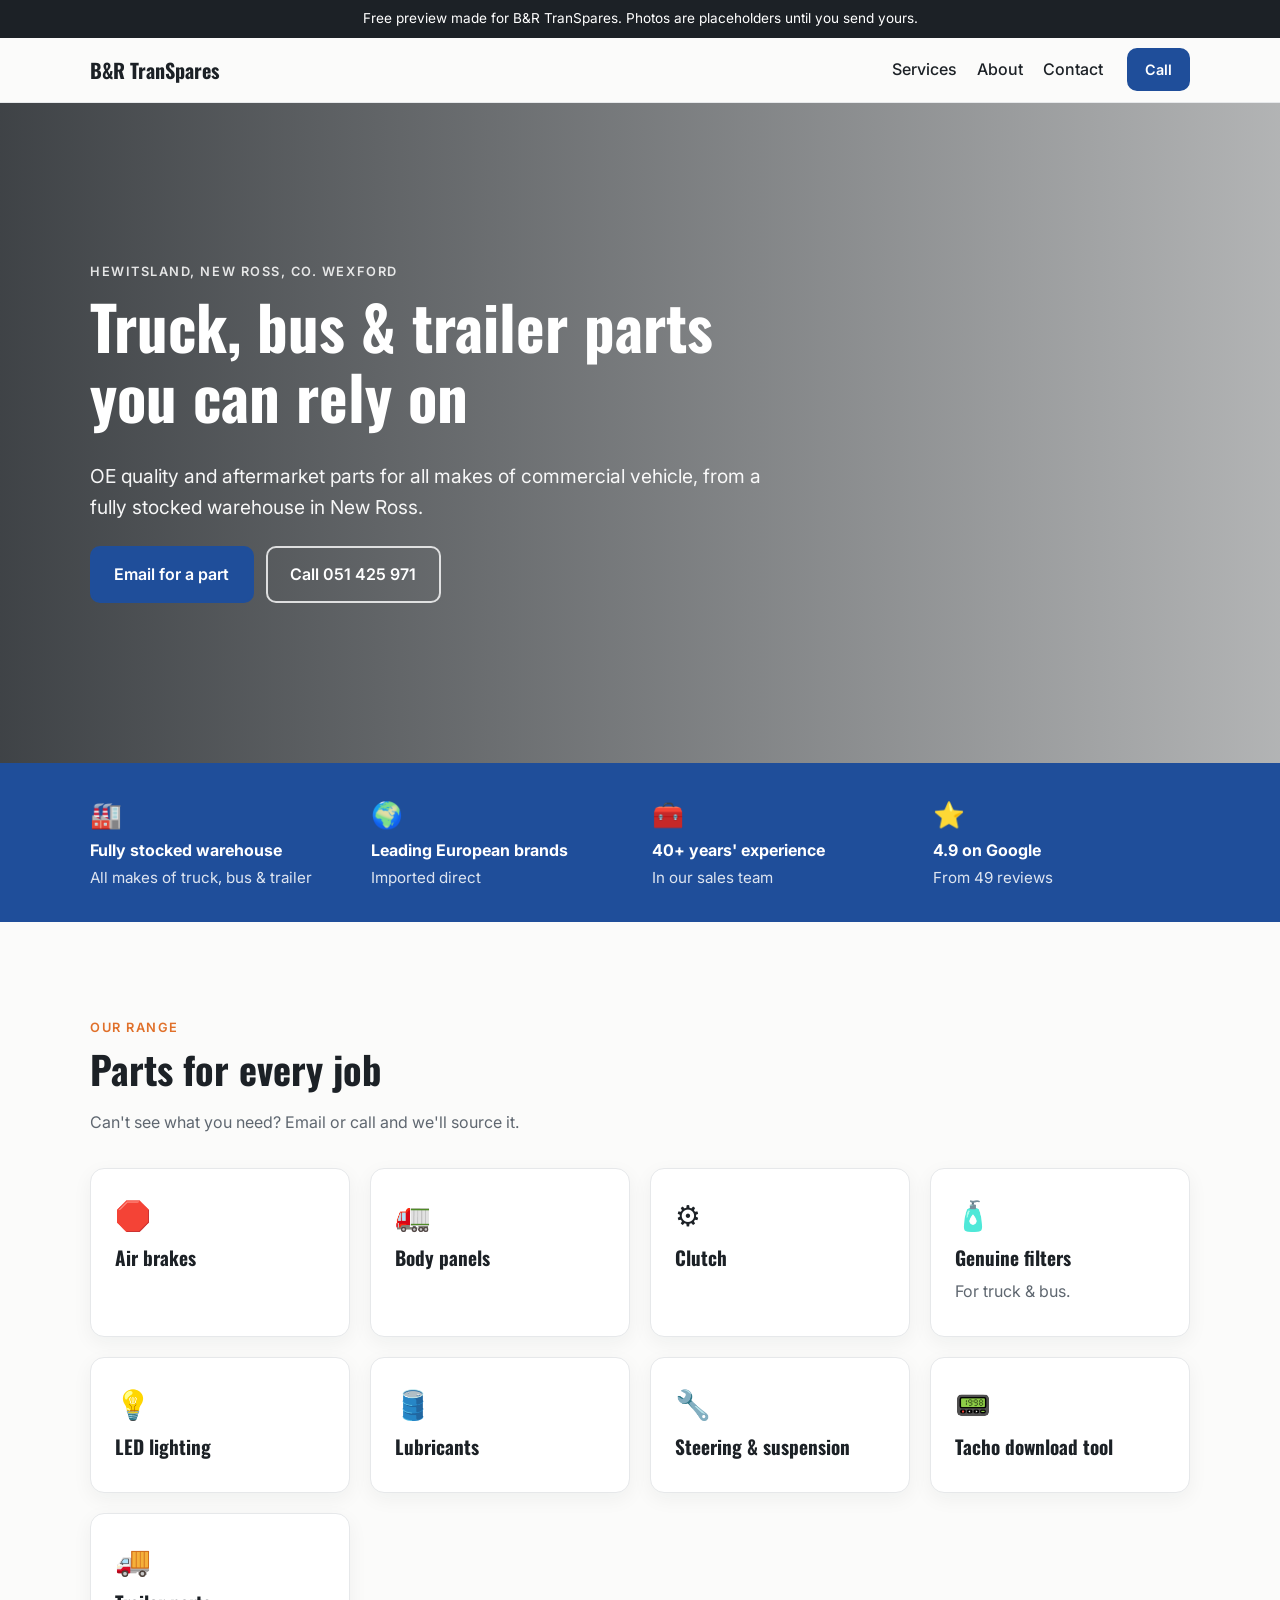
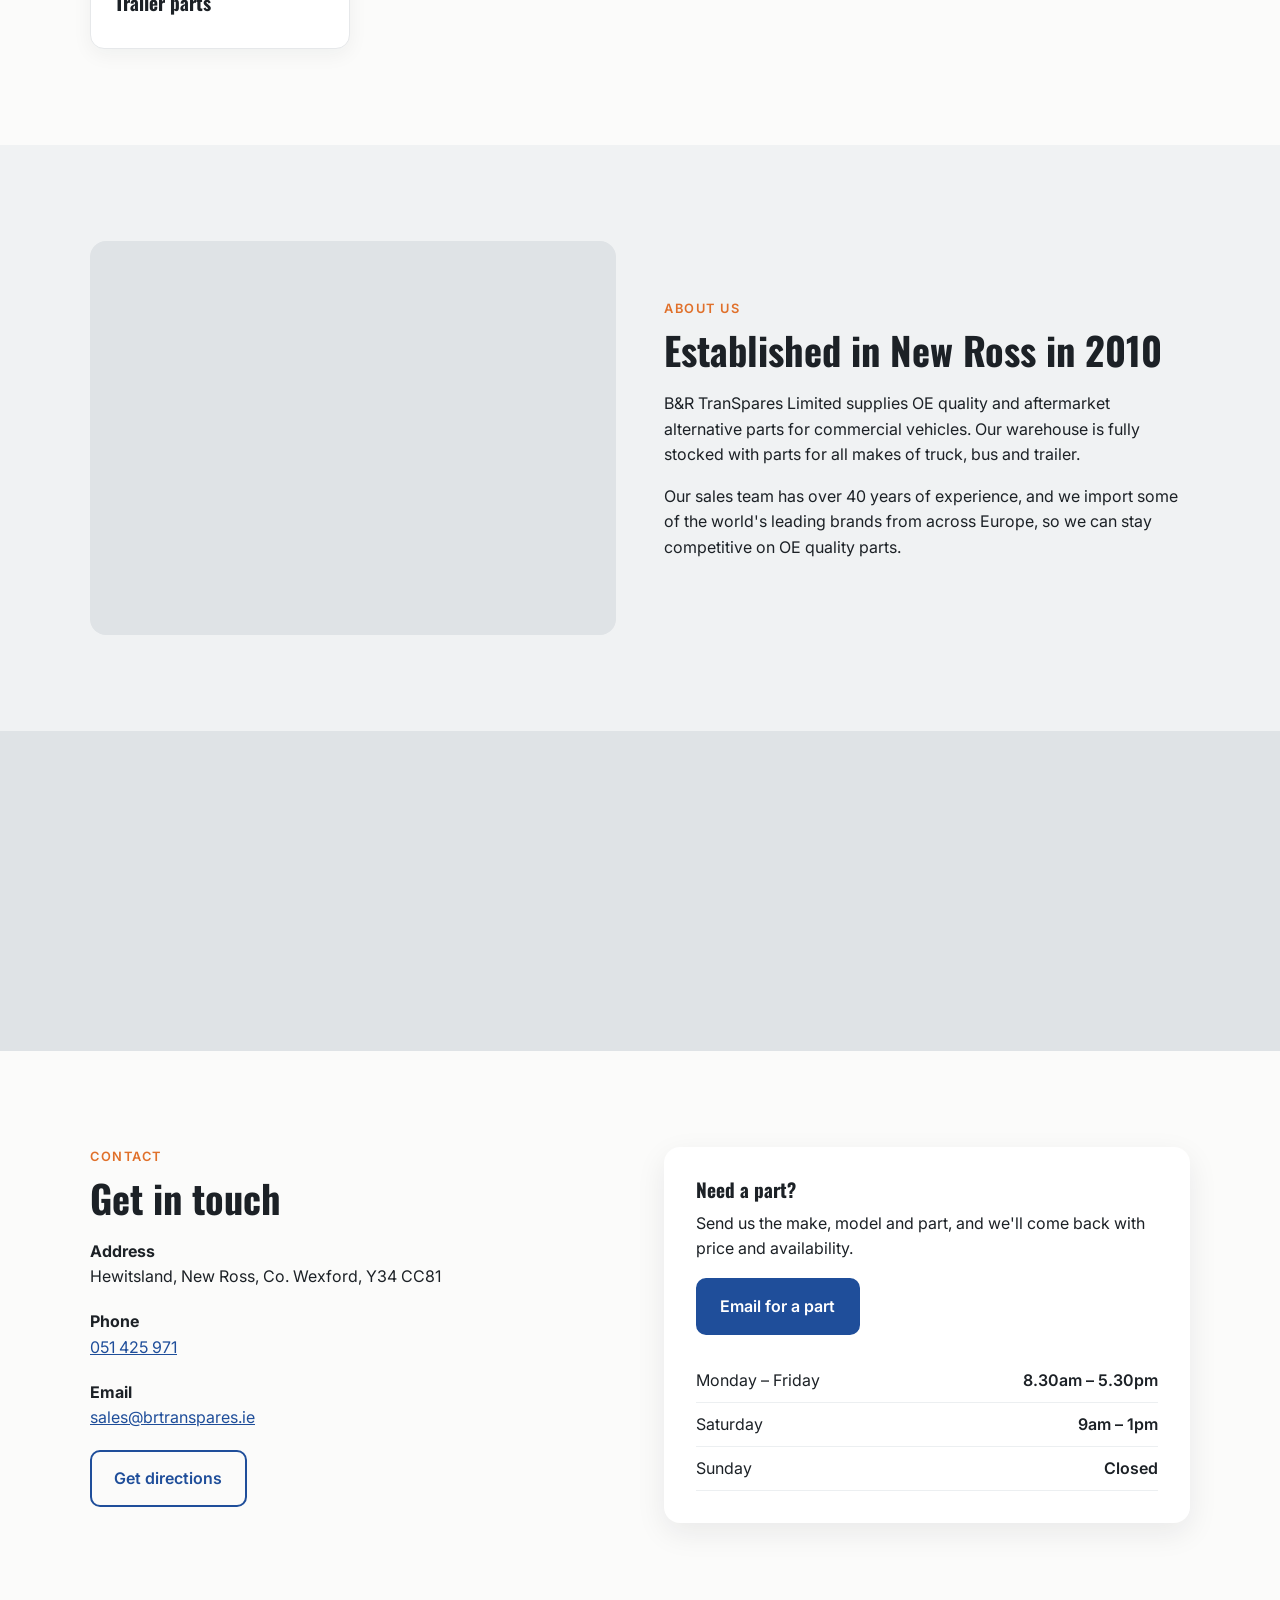
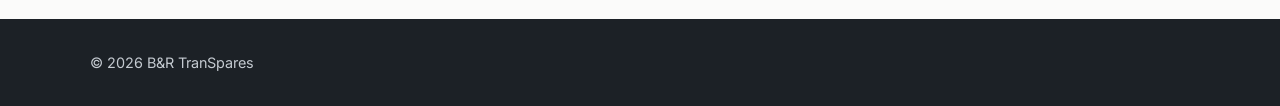
<file: br-transpares/index.html>
<!doctype html>
<html lang="en">
<head>
<meta charset="utf-8">
<meta name="viewport" content="width=device-width, initial-scale=1">
<title>B&amp;R TranSpares | Commercial Vehicle Parts, New Ross</title>
<meta name="description" content="B&amp;R TranSpares Ltd, New Ross, Co. Wexford. OE quality and aftermarket parts for trucks, buses and trailers: air brakes, clutches, filters, lighting, steering and suspension.">
<meta name="robots" content="noindex, nofollow">
<link rel="preconnect" href="https://fonts.googleapis.com">
<link rel="preconnect" href="https://fonts.gstatic.com" crossorigin>
<link href="https://fonts.googleapis.com/css2?family=Oswald:wght@600;700&family=Inter:wght@400;500;600&display=swap" rel="stylesheet">
<link rel="stylesheet" href="style.css">
<style>
  :root {
    --brand: #1f4e9a;
    --brand-dark: #163a73;
    --accent: #e0702a;
    --heading-font: "Oswald", system-ui, sans-serif;
  }
</style>
</head>
<body>


<div class="preview-banner">Free preview made for B&amp;R TranSpares. Photos are placeholders until you send yours.</div>


<header class="nav">
  <div class="wrap nav-inner">
    <a class="logo" href="#top">B&amp;R TranSpares</a>
    <nav>
      <a href="#services">Services</a>
      <a href="#about">About</a>
      <a href="#contact">Contact</a>
    </nav>
    <a class="btn btn-small" href="tel:+35351425971">Call</a>
  </div>
</header>

<section class="hero" id="top" style="--hero-img: url('https://images.unsplash.com/photo-1643521935147-d4dca67b99da?w=1800&amp;q=80&amp;auto=format&amp;fit=crop')">
  <div class="hero-shade"></div>
  <div class="wrap hero-content">
    <p class="eyebrow">Hewitsland, New Ross, Co. Wexford</p>
    <h1>Truck, bus &amp; trailer parts you can rely on</h1>
    <p class="lead">OE quality and aftermarket parts for all makes of commercial vehicle, from a fully stocked warehouse in New Ross.</p>
    <div class="hero-actions">
      <a class="btn" href="mailto:sales@brtranspares.ie?subject=Enquiry%20from%20your%20website">Email for a part</a>
      <a class="btn btn-ghost" href="tel:+35351425971">Call 051 425 971</a>
    </div>
  </div>
</section>


<section class="highlights">
  <div class="wrap highlight-grid">
    
    <div class="highlight">
      <span class="highlight-icon" aria-hidden="true">🏭</span>
      <strong>Fully stocked warehouse</strong>
      <span>All makes of truck, bus &amp; trailer</span>
    </div>
    
    <div class="highlight">
      <span class="highlight-icon" aria-hidden="true">🌍</span>
      <strong>Leading European brands</strong>
      <span>Imported direct</span>
    </div>
    
    <div class="highlight">
      <span class="highlight-icon" aria-hidden="true">🧰</span>
      <strong>40+ years&#39; experience</strong>
      <span>In our sales team</span>
    </div>
    
    <div class="highlight">
      <span class="highlight-icon" aria-hidden="true">⭐</span>
      <strong>4.9 on Google</strong>
      <span>From 49 reviews</span>
    </div>
    
  </div>
</section>


<section class="section" id="services">
  <div class="wrap">
    <p class="eyebrow">Our range</p>
    <h2>Parts for every job</h2>
    <p class="muted">Can&#39;t see what you need? Email or call and we&#39;ll source it.</p>
    <div class="card-grid">
      
      <article class="card">
        <span class="card-icon" aria-hidden="true">🛑</span>
        <h3>Air brakes</h3>
        
        
      </article>
      
      <article class="card">
        <span class="card-icon" aria-hidden="true">🚛</span>
        <h3>Body panels</h3>
        
        
      </article>
      
      <article class="card">
        <span class="card-icon" aria-hidden="true">⚙️</span>
        <h3>Clutch</h3>
        
        
      </article>
      
      <article class="card">
        <span class="card-icon" aria-hidden="true">🧴</span>
        <h3>Genuine filters</h3>
        <p>For truck &amp; bus.</p>
        
      </article>
      
      <article class="card">
        <span class="card-icon" aria-hidden="true">💡</span>
        <h3>LED lighting</h3>
        
        
      </article>
      
      <article class="card">
        <span class="card-icon" aria-hidden="true">🛢️</span>
        <h3>Lubricants</h3>
        
        
      </article>
      
      <article class="card">
        <span class="card-icon" aria-hidden="true">🔧</span>
        <h3>Steering &amp; suspension</h3>
        
        
      </article>
      
      <article class="card">
        <span class="card-icon" aria-hidden="true">📟</span>
        <h3>Tacho download tool</h3>
        
        
      </article>
      
      <article class="card">
        <span class="card-icon" aria-hidden="true">🚚</span>
        <h3>Trailer parts</h3>
        
        
      </article>
      
    </div>
  </div>
</section>

<section class="section section-alt" id="about">
  <div class="wrap about">
    <div class="about-img" style="background-image: url('https://images.unsplash.com/photo-1670509295484-df0c2512fec4?w=1000&amp;q=80&amp;auto=format&amp;fit=crop')">
      
    </div>
    <div>
      <p class="eyebrow">About us</p>
      <h2>Established in New Ross in 2010</h2>
      <p>B&amp;R TranSpares Limited supplies OE quality and aftermarket alternative parts for commercial vehicles. Our warehouse is fully stocked with parts for all makes of truck, bus and trailer.</p><p>Our sales team has over 40 years of experience, and we import some of the world&#39;s leading brands from across Europe, so we can stay competitive on OE quality parts.</p>
      
    </div>
  </div>
</section>


<section class="gallery">
  <div class="gallery-item" style="background-image: url('https://images.unsplash.com/photo-1779984426781-181392185121?w=600&amp;q=80&amp;auto=format&amp;fit=crop')"></div><div class="gallery-item" style="background-image: url('https://images.unsplash.com/photo-1616340786004-7c444e530ce3?w=600&amp;q=80&amp;auto=format&amp;fit=crop')"></div><div class="gallery-item" style="background-image: url('https://images.unsplash.com/photo-1759671934974-a4928e049dec?w=600&amp;q=80&amp;auto=format&amp;fit=crop')"></div><div class="gallery-item" style="background-image: url('https://images.unsplash.com/photo-1696494561430-de087dd0bd69?w=600&amp;q=80&amp;auto=format&amp;fit=crop')"></div>
</section>


<section class="section" id="contact">
  <div class="wrap contact">
    <div>
      <p class="eyebrow">Contact</p>
      <h2>Get in touch</h2>
      <p class="contact-line"><strong>Address</strong><br>Hewitsland, New Ross, Co. Wexford, Y34 CC81</p>
      <p class="contact-line"><strong>Phone</strong><br><a href="tel:+35351425971">051 425 971</a></p>
      <p class="contact-line"><strong>Email</strong><br><a href="mailto:sales@brtranspares.ie">sales@brtranspares.ie</a></p>
      <p><a class="btn btn-outline" href="https://www.google.com/maps/search/?api=1&amp;query=B%26R+TranSpares+Ltd+New+Ross">Get directions</a></p>
    </div>
    <div class="contact-box">
      <h3>Need a part?</h3>
      <p>Send us the make, model and part, and we&#39;ll come back with price and availability.</p>
      <a class="btn" href="mailto:sales@brtranspares.ie?subject=Enquiry%20from%20your%20website">Email for a part</a>
      
      <table class="hours">
        <tr><td>Monday – Friday</td><td>8.30am – 5.30pm</td></tr><tr><td>Saturday</td><td>9am – 1pm</td></tr><tr><td>Sunday</td><td>Closed</td></tr>
      </table>
      
      
    </div>
  </div>
</section>

<footer class="footer">
  <div class="wrap footer-inner">
    <span>© 2026 B&amp;R TranSpares</span>
    <span class="footer-links">
      
    </span>
  </div>
</footer>

</body>
</html>
</file>
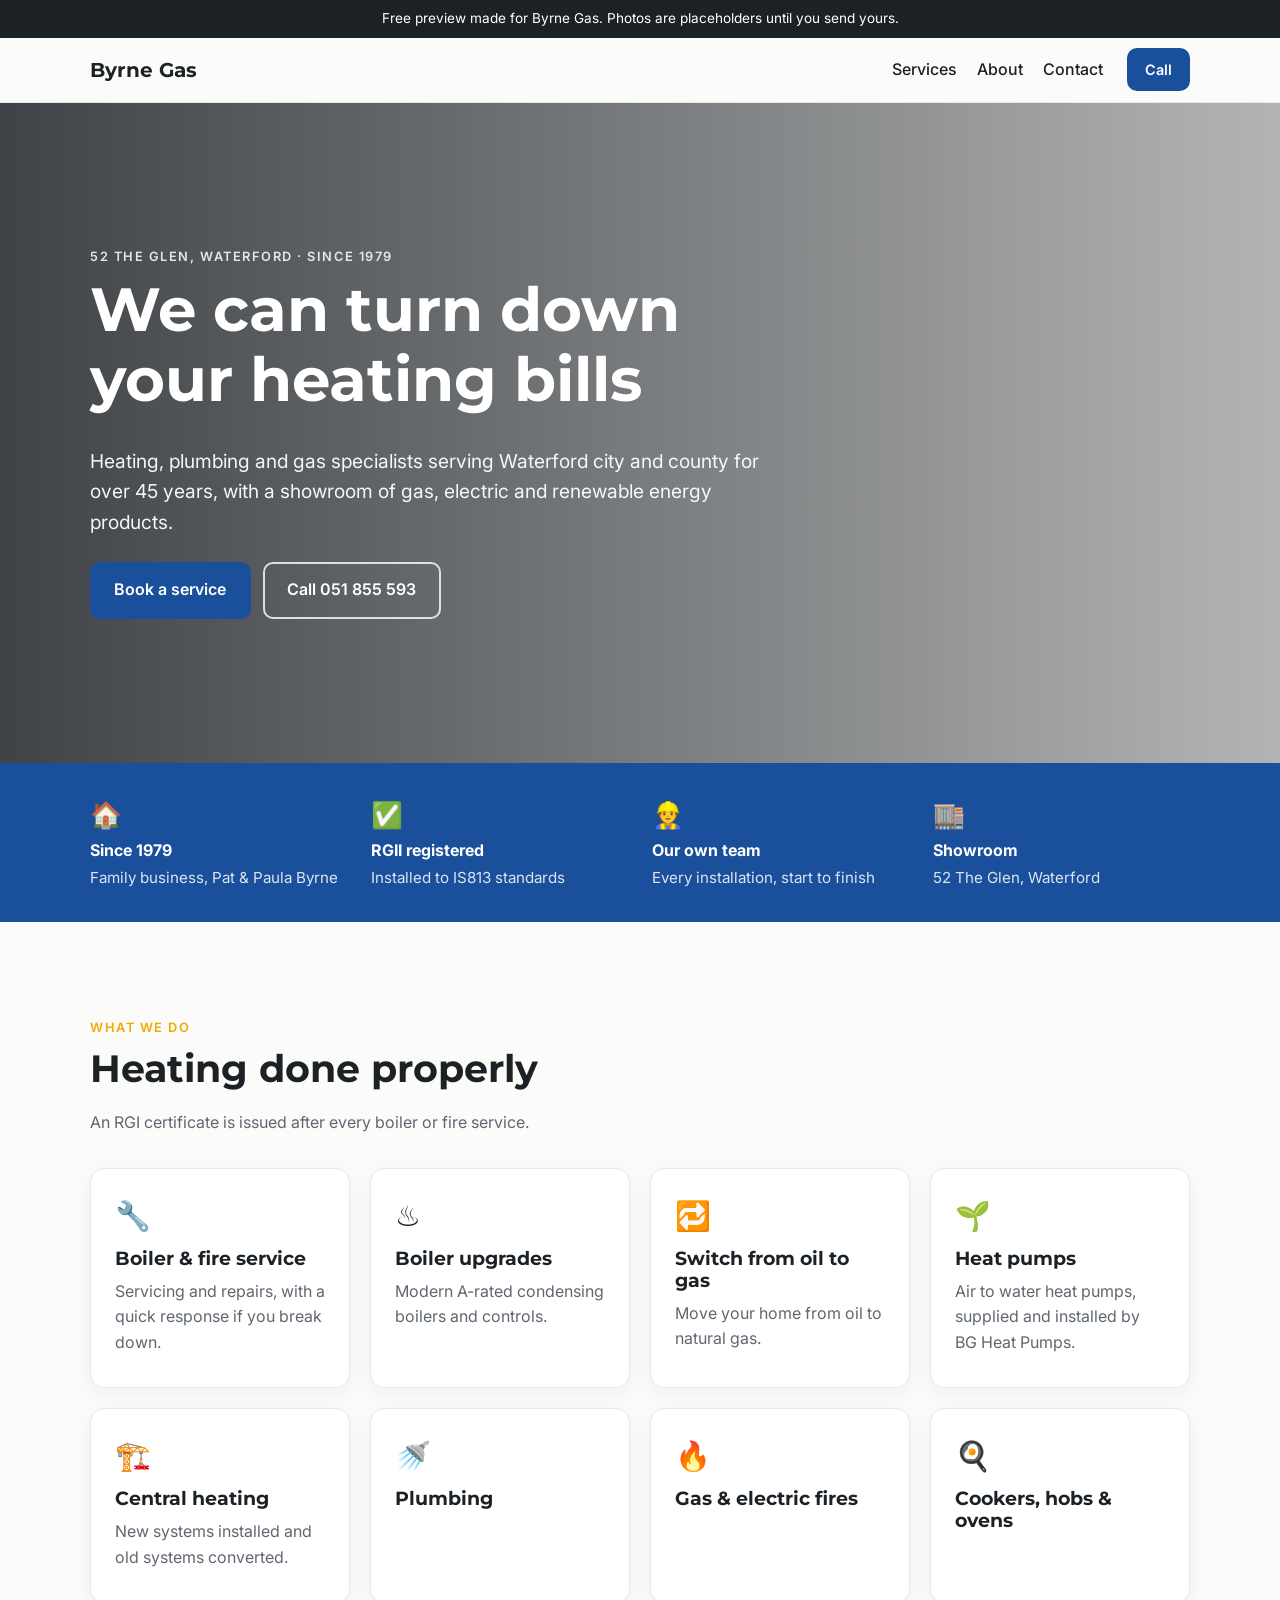
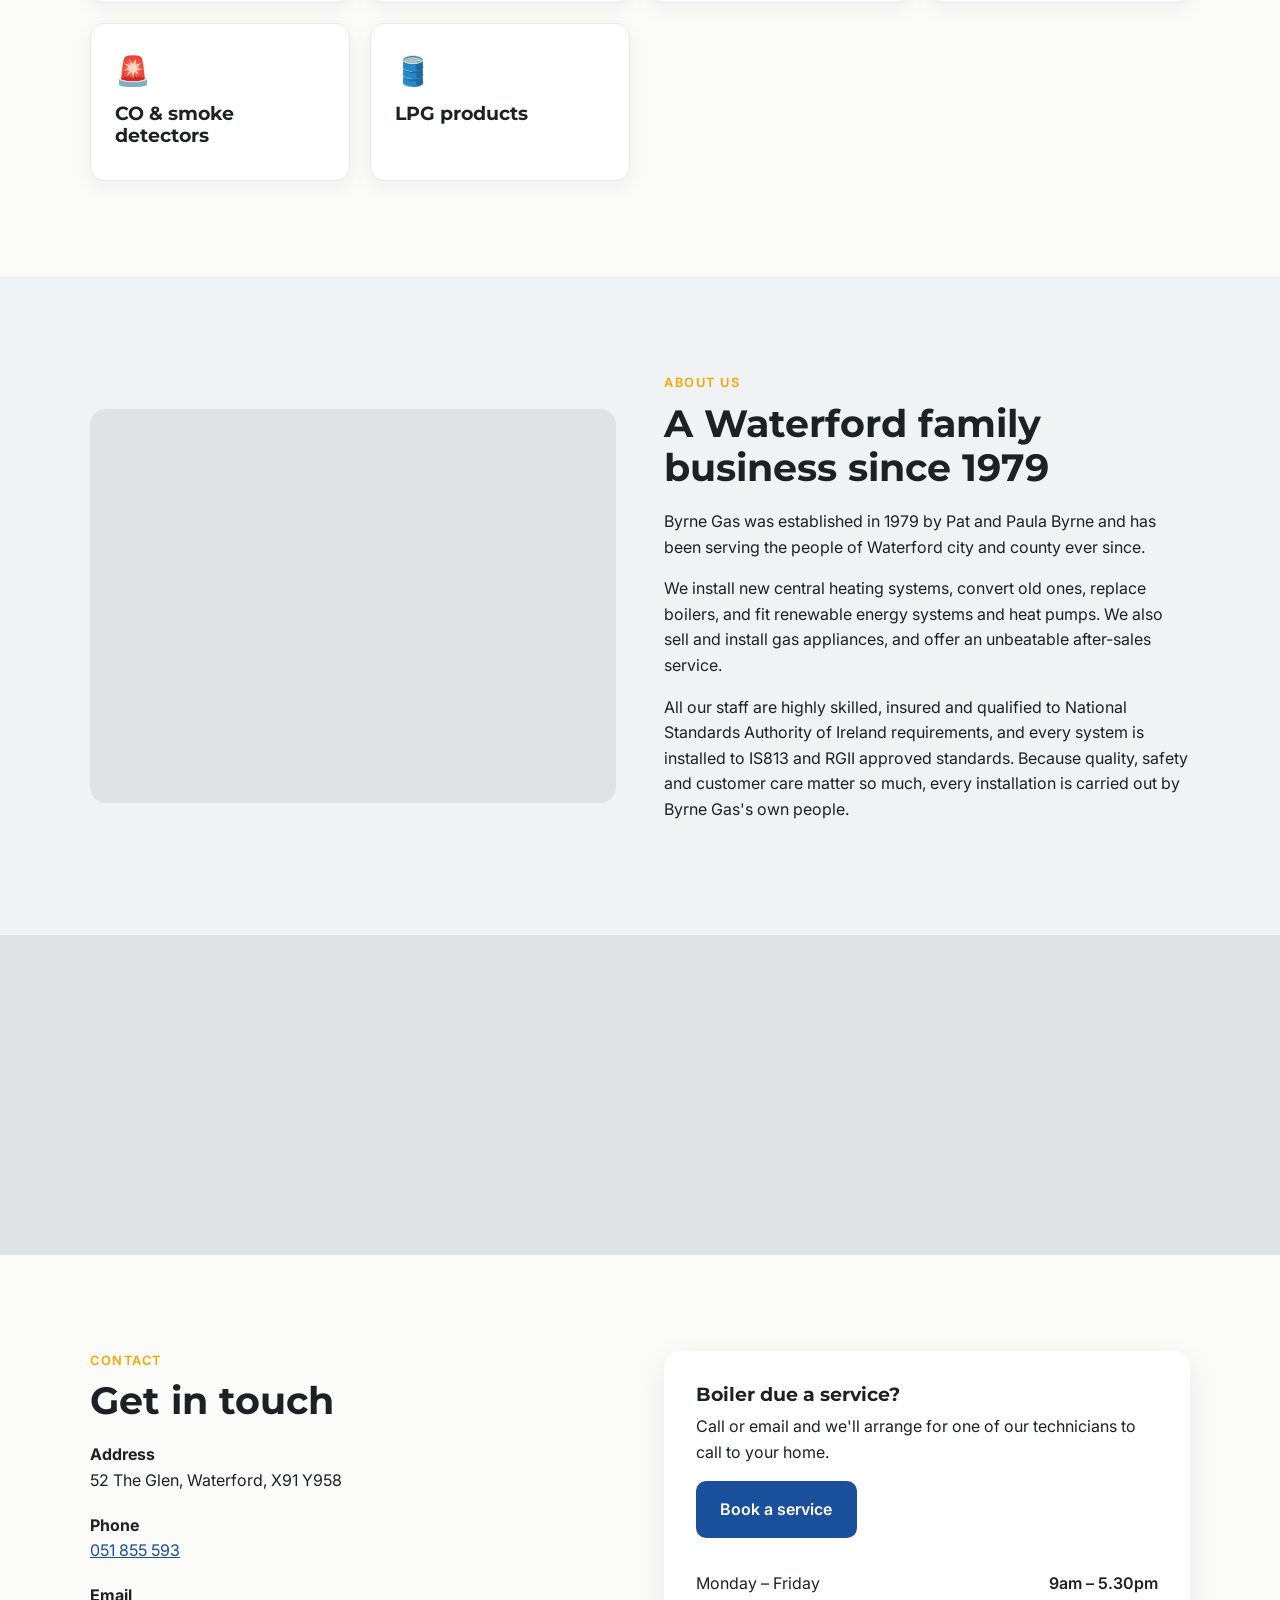
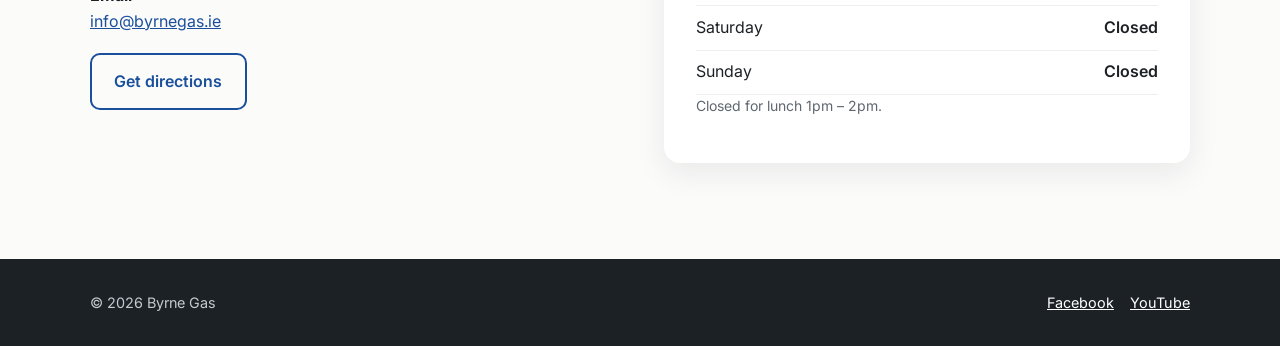
<file: byrne-gas/index.html>
<!doctype html>
<html lang="en">
<head>
<meta charset="utf-8">
<meta name="viewport" content="width=device-width, initial-scale=1">
<title>Byrne Gas | Heating, Gas &amp; Plumbing, Waterford</title>
<meta name="description" content="Byrne Gas, 52 The Glen, Waterford. Boiler and fire servicing, boiler upgrades, oil to gas conversions, heat pumps, plumbing, gas fires and cookers since 1979. RGII registered.">
<meta name="robots" content="noindex, nofollow">
<link rel="preconnect" href="https://fonts.googleapis.com">
<link rel="preconnect" href="https://fonts.gstatic.com" crossorigin>
<link href="https://fonts.googleapis.com/css2?family=Montserrat:wght@600;700&family=Inter:wght@400;500;600&display=swap" rel="stylesheet">
<link rel="stylesheet" href="style.css">
<style>
  :root {
    --brand: #1a4f9c;
    --brand-dark: #123a74;
    --accent: #f2a900;
    --heading-font: "Montserrat", system-ui, sans-serif;
  }
</style>
</head>
<body>


<div class="preview-banner">Free preview made for Byrne Gas. Photos are placeholders until you send yours.</div>


<header class="nav">
  <div class="wrap nav-inner">
    <a class="logo" href="#top">Byrne Gas</a>
    <nav>
      <a href="#services">Services</a>
      <a href="#about">About</a>
      <a href="#contact">Contact</a>
    </nav>
    <a class="btn btn-small" href="tel:+35351855593">Call</a>
  </div>
</header>

<section class="hero" id="top" style="--hero-img: url('https://images.unsplash.com/photo-1774578342266-18a6eaf1c809?w=1800&amp;q=80&amp;auto=format&amp;fit=crop')">
  <div class="hero-shade"></div>
  <div class="wrap hero-content">
    <p class="eyebrow">52 The Glen, Waterford · Since 1979</p>
    <h1>We can turn down your heating bills</h1>
    <p class="lead">Heating, plumbing and gas specialists serving Waterford city and county for over 45 years, with a showroom of gas, electric and renewable energy products.</p>
    <div class="hero-actions">
      <a class="btn" href="mailto:info@byrnegas.ie?subject=Enquiry%20from%20your%20website">Book a service</a>
      <a class="btn btn-ghost" href="tel:+35351855593">Call 051 855 593</a>
    </div>
  </div>
</section>


<section class="highlights">
  <div class="wrap highlight-grid">
    
    <div class="highlight">
      <span class="highlight-icon" aria-hidden="true">🏠</span>
      <strong>Since 1979</strong>
      <span>Family business, Pat &amp; Paula Byrne</span>
    </div>
    
    <div class="highlight">
      <span class="highlight-icon" aria-hidden="true">✅</span>
      <strong>RGII registered</strong>
      <span>Installed to IS813 standards</span>
    </div>
    
    <div class="highlight">
      <span class="highlight-icon" aria-hidden="true">👷</span>
      <strong>Our own team</strong>
      <span>Every installation, start to finish</span>
    </div>
    
    <div class="highlight">
      <span class="highlight-icon" aria-hidden="true">🏬</span>
      <strong>Showroom</strong>
      <span>52 The Glen, Waterford</span>
    </div>
    
  </div>
</section>


<section class="section" id="services">
  <div class="wrap">
    <p class="eyebrow">What we do</p>
    <h2>Heating done properly</h2>
    <p class="muted">An RGI certificate is issued after every boiler or fire service.</p>
    <div class="card-grid">
      
      <article class="card">
        <span class="card-icon" aria-hidden="true">🔧</span>
        <h3>Boiler &amp; fire service</h3>
        <p>Servicing and repairs, with a quick response if you break down.</p>
        
      </article>
      
      <article class="card">
        <span class="card-icon" aria-hidden="true">♨️</span>
        <h3>Boiler upgrades</h3>
        <p>Modern A-rated condensing boilers and controls.</p>
        
      </article>
      
      <article class="card">
        <span class="card-icon" aria-hidden="true">🔁</span>
        <h3>Switch from oil to gas</h3>
        <p>Move your home from oil to natural gas.</p>
        
      </article>
      
      <article class="card">
        <span class="card-icon" aria-hidden="true">🌱</span>
        <h3>Heat pumps</h3>
        <p>Air to water heat pumps, supplied and installed by BG Heat Pumps.</p>
        
      </article>
      
      <article class="card">
        <span class="card-icon" aria-hidden="true">🏗️</span>
        <h3>Central heating</h3>
        <p>New systems installed and old systems converted.</p>
        
      </article>
      
      <article class="card">
        <span class="card-icon" aria-hidden="true">🚿</span>
        <h3>Plumbing</h3>
        
        
      </article>
      
      <article class="card">
        <span class="card-icon" aria-hidden="true">🔥</span>
        <h3>Gas &amp; electric fires</h3>
        
        
      </article>
      
      <article class="card">
        <span class="card-icon" aria-hidden="true">🍳</span>
        <h3>Cookers, hobs &amp; ovens</h3>
        
        
      </article>
      
      <article class="card">
        <span class="card-icon" aria-hidden="true">🚨</span>
        <h3>CO &amp; smoke detectors</h3>
        
        
      </article>
      
      <article class="card">
        <span class="card-icon" aria-hidden="true">🛢️</span>
        <h3>LPG products</h3>
        
        
      </article>
      
    </div>
  </div>
</section>

<section class="section section-alt" id="about">
  <div class="wrap about">
    <div class="about-img" style="background-image: url('https://images.unsplash.com/photo-1749532125405-70950966b0e5?w=1000&amp;q=80&amp;auto=format&amp;fit=crop')">
      
    </div>
    <div>
      <p class="eyebrow">About us</p>
      <h2>A Waterford family business since 1979</h2>
      <p>Byrne Gas was established in 1979 by Pat and Paula Byrne and has been serving the people of Waterford city and county ever since.</p><p>We install new central heating systems, convert old ones, replace boilers, and fit renewable energy systems and heat pumps. We also sell and install gas appliances, and offer an unbeatable after-sales service.</p><p>All our staff are highly skilled, insured and qualified to National Standards Authority of Ireland requirements, and every system is installed to IS813 and RGII approved standards. Because quality, safety and customer care matter so much, every installation is carried out by Byrne Gas&#39;s own people.</p>
      
    </div>
  </div>
</section>


<section class="gallery">
  <div class="gallery-item" style="background-image: url('https://images.unsplash.com/photo-1776860155275-eee24bfb1dee?w=600&amp;q=80&amp;auto=format&amp;fit=crop')"></div><div class="gallery-item" style="background-image: url('https://images.unsplash.com/photo-1697834158336-705dbfa2cc9a?w=600&amp;q=80&amp;auto=format&amp;fit=crop')"></div><div class="gallery-item" style="background-image: url('https://images.unsplash.com/photo-1623114112815-74a4b9fe505d?w=600&amp;q=80&amp;auto=format&amp;fit=crop')"></div><div class="gallery-item" style="background-image: url('https://images.unsplash.com/photo-1676210134188-4c05dd172f89?w=600&amp;q=80&amp;auto=format&amp;fit=crop')"></div>
</section>


<section class="section" id="contact">
  <div class="wrap contact">
    <div>
      <p class="eyebrow">Contact</p>
      <h2>Get in touch</h2>
      <p class="contact-line"><strong>Address</strong><br>52 The Glen, Waterford, X91 Y958</p>
      <p class="contact-line"><strong>Phone</strong><br><a href="tel:+35351855593">051 855 593</a></p>
      <p class="contact-line"><strong>Email</strong><br><a href="mailto:info@byrnegas.ie">info@byrnegas.ie</a></p>
      <p><a class="btn btn-outline" href="https://www.google.com/maps/search/?api=1&amp;query=Byrne+Gas+52+The+Glen+Waterford">Get directions</a></p>
    </div>
    <div class="contact-box">
      <h3>Boiler due a service?</h3>
      <p>Call or email and we&#39;ll arrange for one of our technicians to call to your home.</p>
      <a class="btn" href="mailto:info@byrnegas.ie?subject=Enquiry%20from%20your%20website">Book a service</a>
      
      <table class="hours">
        <tr><td>Monday – Friday</td><td>9am – 5.30pm</td></tr><tr><td>Saturday</td><td>Closed</td></tr><tr><td>Sunday</td><td>Closed</td></tr>
      </table>
      <p class="muted small">Closed for lunch 1pm – 2pm.</p>
      
    </div>
  </div>
</section>

<footer class="footer">
  <div class="wrap footer-inner">
    <span>© 2026 Byrne Gas</span>
    <span class="footer-links">
      <a href="https://www.facebook.com/ByrneGas">Facebook</a><a href="https://www.youtube.com/user/byrnegas">YouTube</a>
    </span>
  </div>
</footer>

</body>
</html>
</file>
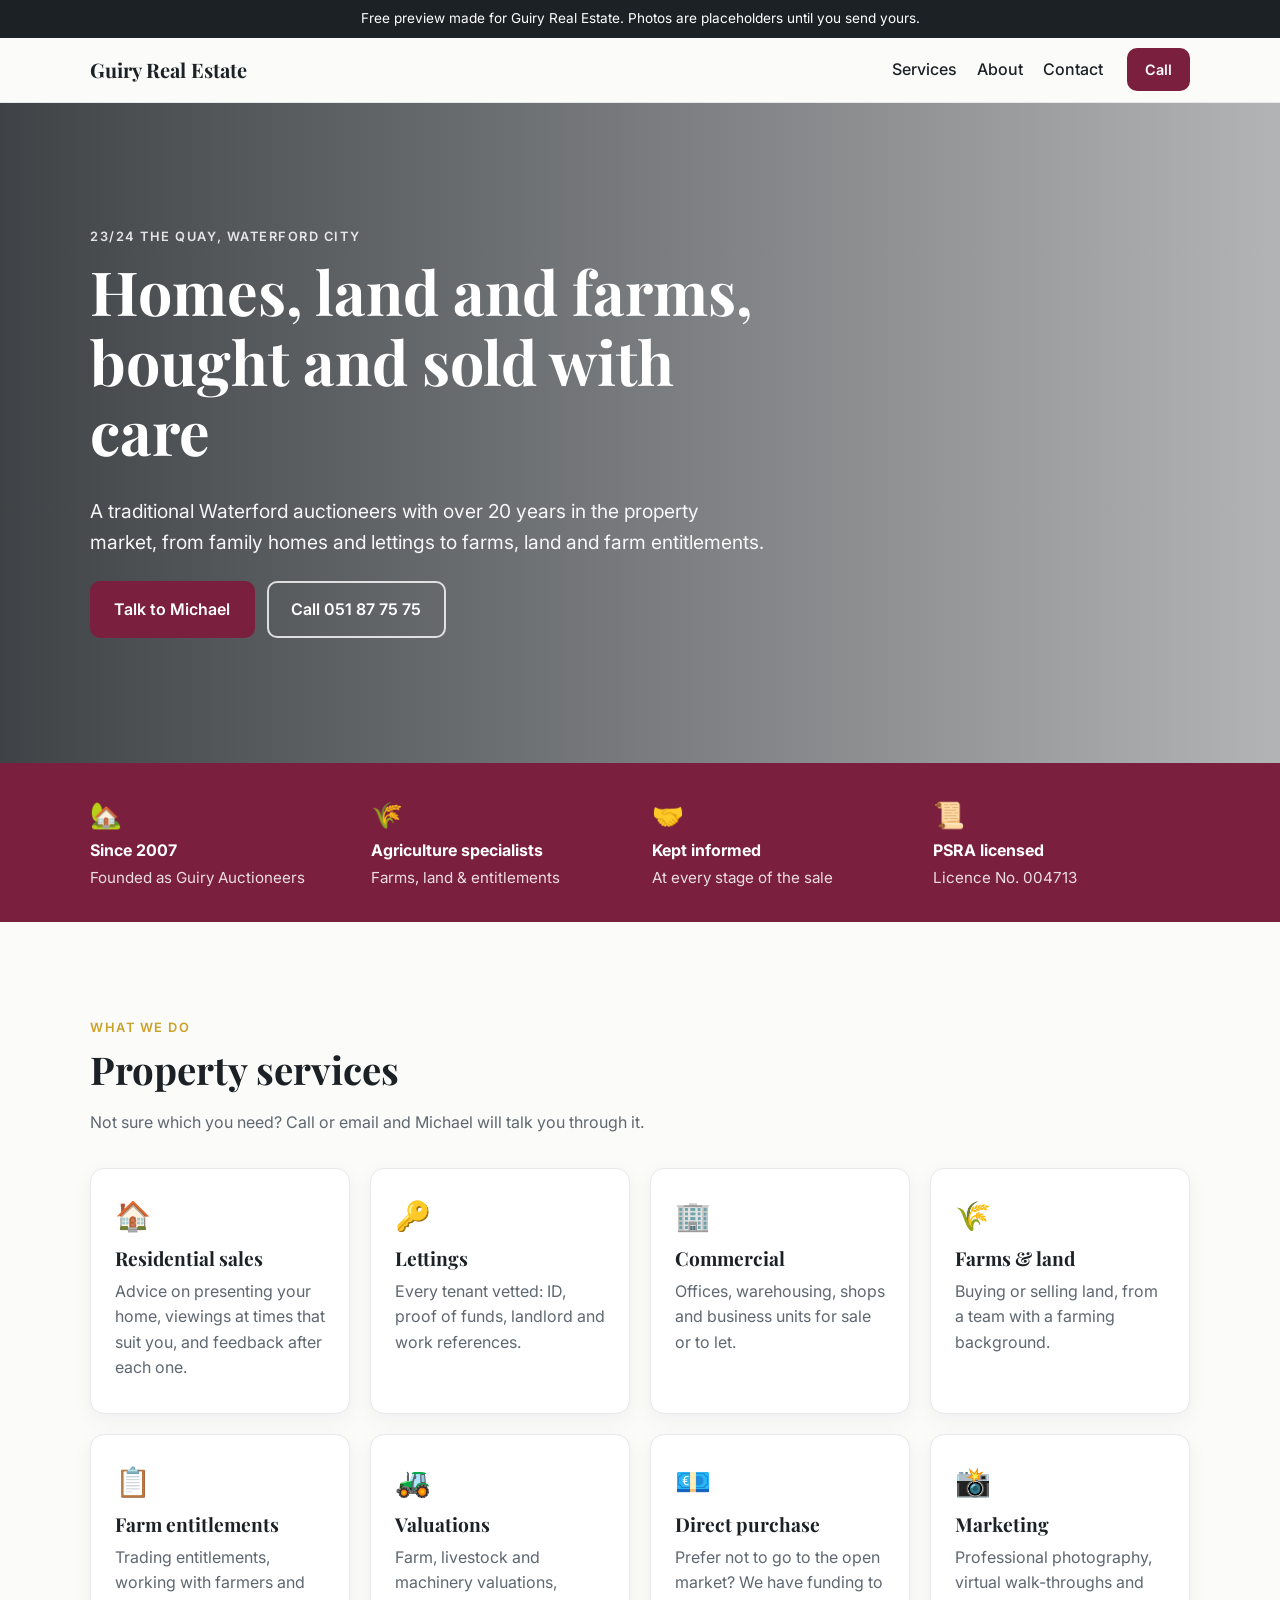
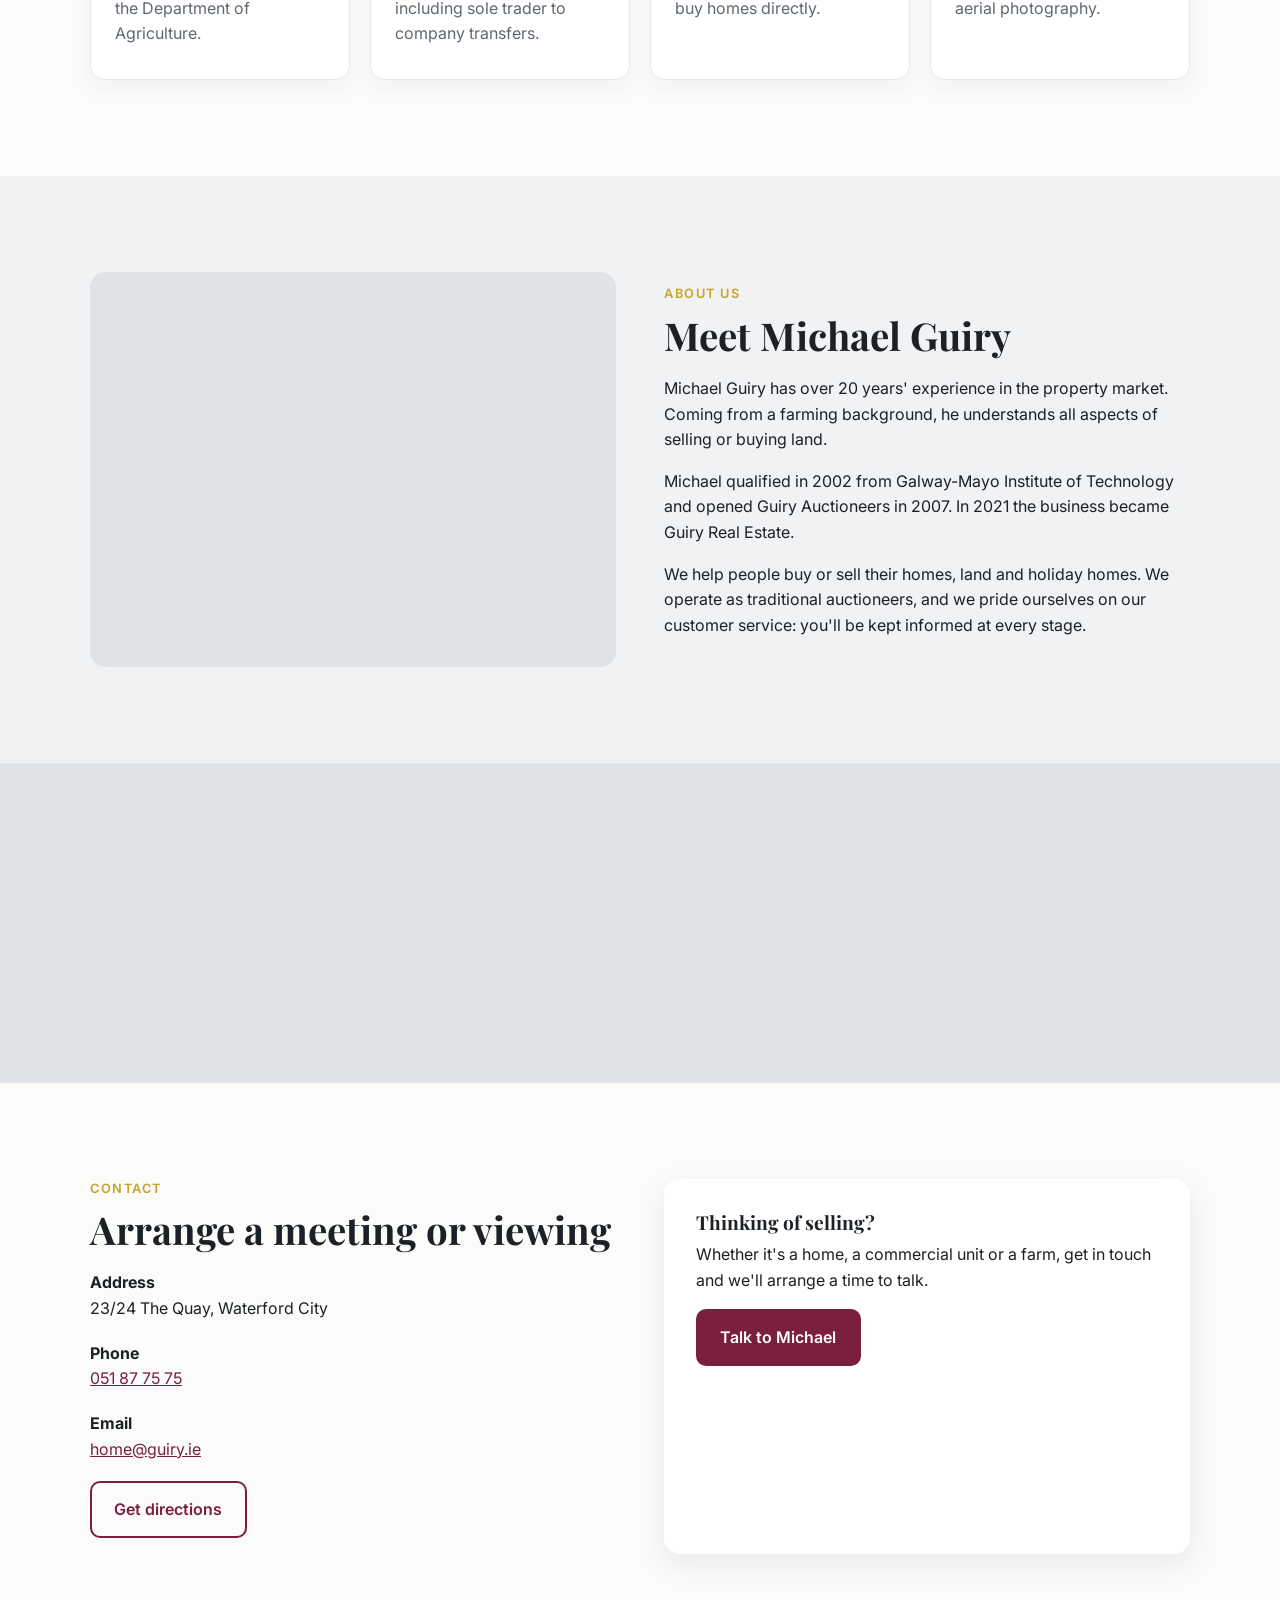
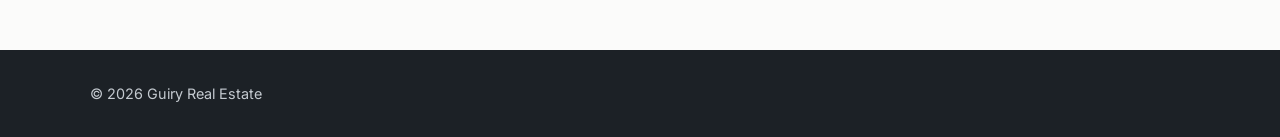
<file: guiry-real-estate/index.html>
<!doctype html>
<html lang="en">
<head>
<meta charset="utf-8">
<meta name="viewport" content="width=device-width, initial-scale=1">
<title>Guiry Real Estate | Auctioneers &amp; Estate Agents, Waterford</title>
<meta name="description" content="Guiry Real Estate, 23/24 The Quay, Waterford. Residential sales and lettings, commercial property, farms, land and farm entitlements. PSRA Licence No. 004713.">
<meta name="robots" content="noindex, nofollow">
<link rel="preconnect" href="https://fonts.googleapis.com">
<link rel="preconnect" href="https://fonts.gstatic.com" crossorigin>
<link href="https://fonts.googleapis.com/css2?family=Playfair+Display:wght@600;700&family=Inter:wght@400;500;600&display=swap" rel="stylesheet">
<link rel="stylesheet" href="style.css">
<style>
  :root {
    --brand: #7a1f3d;
    --brand-dark: #58152b;
    --accent: #c9a227;
    --heading-font: "Playfair Display", system-ui, sans-serif;
  }
</style>
</head>
<body>


<div class="preview-banner">Free preview made for Guiry Real Estate. Photos are placeholders until you send yours.</div>


<header class="nav">
  <div class="wrap nav-inner">
    <a class="logo" href="#top">Guiry Real Estate</a>
    <nav>
      <a href="#services">Services</a>
      <a href="#about">About</a>
      <a href="#contact">Contact</a>
    </nav>
    <a class="btn btn-small" href="tel:+35351877575">Call</a>
  </div>
</header>

<section class="hero" id="top" style="--hero-img: url('https://images.unsplash.com/photo-1778078983935-25ae3084a5da?w=1800&amp;q=80&amp;auto=format&amp;fit=crop')">
  <div class="hero-shade"></div>
  <div class="wrap hero-content">
    <p class="eyebrow">23/24 The Quay, Waterford City</p>
    <h1>Homes, land and farms, bought and sold with care</h1>
    <p class="lead">A traditional Waterford auctioneers with over 20 years in the property market, from family homes and lettings to farms, land and farm entitlements.</p>
    <div class="hero-actions">
      <a class="btn" href="mailto:home@guiry.ie?subject=Enquiry%20from%20your%20website">Talk to Michael</a>
      <a class="btn btn-ghost" href="tel:+35351877575">Call 051 87 75 75</a>
    </div>
  </div>
</section>


<section class="highlights">
  <div class="wrap highlight-grid">
    
    <div class="highlight">
      <span class="highlight-icon" aria-hidden="true">🏡</span>
      <strong>Since 2007</strong>
      <span>Founded as Guiry Auctioneers</span>
    </div>
    
    <div class="highlight">
      <span class="highlight-icon" aria-hidden="true">🌾</span>
      <strong>Agriculture specialists</strong>
      <span>Farms, land &amp; entitlements</span>
    </div>
    
    <div class="highlight">
      <span class="highlight-icon" aria-hidden="true">🤝</span>
      <strong>Kept informed</strong>
      <span>At every stage of the sale</span>
    </div>
    
    <div class="highlight">
      <span class="highlight-icon" aria-hidden="true">📜</span>
      <strong>PSRA licensed</strong>
      <span>Licence No. 004713</span>
    </div>
    
  </div>
</section>


<section class="section" id="services">
  <div class="wrap">
    <p class="eyebrow">What we do</p>
    <h2>Property services</h2>
    <p class="muted">Not sure which you need? Call or email and Michael will talk you through it.</p>
    <div class="card-grid">
      
      <article class="card">
        <span class="card-icon" aria-hidden="true">🏠</span>
        <h3>Residential sales</h3>
        <p>Advice on presenting your home, viewings at times that suit you, and feedback after each one.</p>
        
      </article>
      
      <article class="card">
        <span class="card-icon" aria-hidden="true">🔑</span>
        <h3>Lettings</h3>
        <p>Every tenant vetted: ID, proof of funds, landlord and work references.</p>
        
      </article>
      
      <article class="card">
        <span class="card-icon" aria-hidden="true">🏢</span>
        <h3>Commercial</h3>
        <p>Offices, warehousing, shops and business units for sale or to let.</p>
        
      </article>
      
      <article class="card">
        <span class="card-icon" aria-hidden="true">🌾</span>
        <h3>Farms &amp; land</h3>
        <p>Buying or selling land, from a team with a farming background.</p>
        
      </article>
      
      <article class="card">
        <span class="card-icon" aria-hidden="true">📋</span>
        <h3>Farm entitlements</h3>
        <p>Trading entitlements, working with farmers and the Department of Agriculture.</p>
        
      </article>
      
      <article class="card">
        <span class="card-icon" aria-hidden="true">🚜</span>
        <h3>Valuations</h3>
        <p>Farm, livestock and machinery valuations, including sole trader to company transfers.</p>
        
      </article>
      
      <article class="card">
        <span class="card-icon" aria-hidden="true">💶</span>
        <h3>Direct purchase</h3>
        <p>Prefer not to go to the open market? We have funding to buy homes directly.</p>
        
      </article>
      
      <article class="card">
        <span class="card-icon" aria-hidden="true">📸</span>
        <h3>Marketing</h3>
        <p>Professional photography, virtual walk-throughs and aerial photography.</p>
        
      </article>
      
    </div>
  </div>
</section>

<section class="section section-alt" id="about">
  <div class="wrap about">
    <div class="about-img" style="background-image: url('https://images.unsplash.com/photo-1759428679273-11d914866394?w=1000&amp;q=80&amp;auto=format&amp;fit=crop')">
      
    </div>
    <div>
      <p class="eyebrow">About us</p>
      <h2>Meet Michael Guiry</h2>
      <p>Michael Guiry has over 20 years&#39; experience in the property market. Coming from a farming background, he understands all aspects of selling or buying land.</p><p>Michael qualified in 2002 from Galway-Mayo Institute of Technology and opened Guiry Auctioneers in 2007. In 2021 the business became Guiry Real Estate.</p><p>We help people buy or sell their homes, land and holiday homes. We operate as traditional auctioneers, and we pride ourselves on our customer service: you&#39;ll be kept informed at every stage.</p>
      
    </div>
  </div>
</section>


<section class="gallery">
  <div class="gallery-item" style="background-image: url('https://images.unsplash.com/photo-1642693287493-092d03c18ced?w=600&amp;q=80&amp;auto=format&amp;fit=crop')"></div><div class="gallery-item" style="background-image: url('https://images.unsplash.com/photo-1689006818153-e38f20cd5517?w=600&amp;q=80&amp;auto=format&amp;fit=crop')"></div><div class="gallery-item" style="background-image: url('https://images.unsplash.com/photo-1655048424318-2d56ccf9a51a?w=600&amp;q=80&amp;auto=format&amp;fit=crop')"></div><div class="gallery-item" style="background-image: url('https://images.unsplash.com/photo-1741156386380-0236c72eb6f9?w=600&amp;q=80&amp;auto=format&amp;fit=crop')"></div>
</section>


<section class="section" id="contact">
  <div class="wrap contact">
    <div>
      <p class="eyebrow">Contact</p>
      <h2>Arrange a meeting or viewing</h2>
      <p class="contact-line"><strong>Address</strong><br>23/24 The Quay, Waterford City</p>
      <p class="contact-line"><strong>Phone</strong><br><a href="tel:+35351877575">051 87 75 75</a></p>
      <p class="contact-line"><strong>Email</strong><br><a href="mailto:home@guiry.ie">home@guiry.ie</a></p>
      <p><a class="btn btn-outline" href="https://www.google.com/maps/search/?api=1&amp;query=Guiry+Real+Estate+23+Merchants+Quay+Waterford">Get directions</a></p>
    </div>
    <div class="contact-box">
      <h3>Thinking of selling?</h3>
      <p>Whether it&#39;s a home, a commercial unit or a farm, get in touch and we&#39;ll arrange a time to talk.</p>
      <a class="btn" href="mailto:home@guiry.ie?subject=Enquiry%20from%20your%20website">Talk to Michael</a>
      
    </div>
  </div>
</section>

<footer class="footer">
  <div class="wrap footer-inner">
    <span>© 2026 Guiry Real Estate</span>
    <span class="footer-links">
      
    </span>
  </div>
</footer>

</body>
</html>
</file>
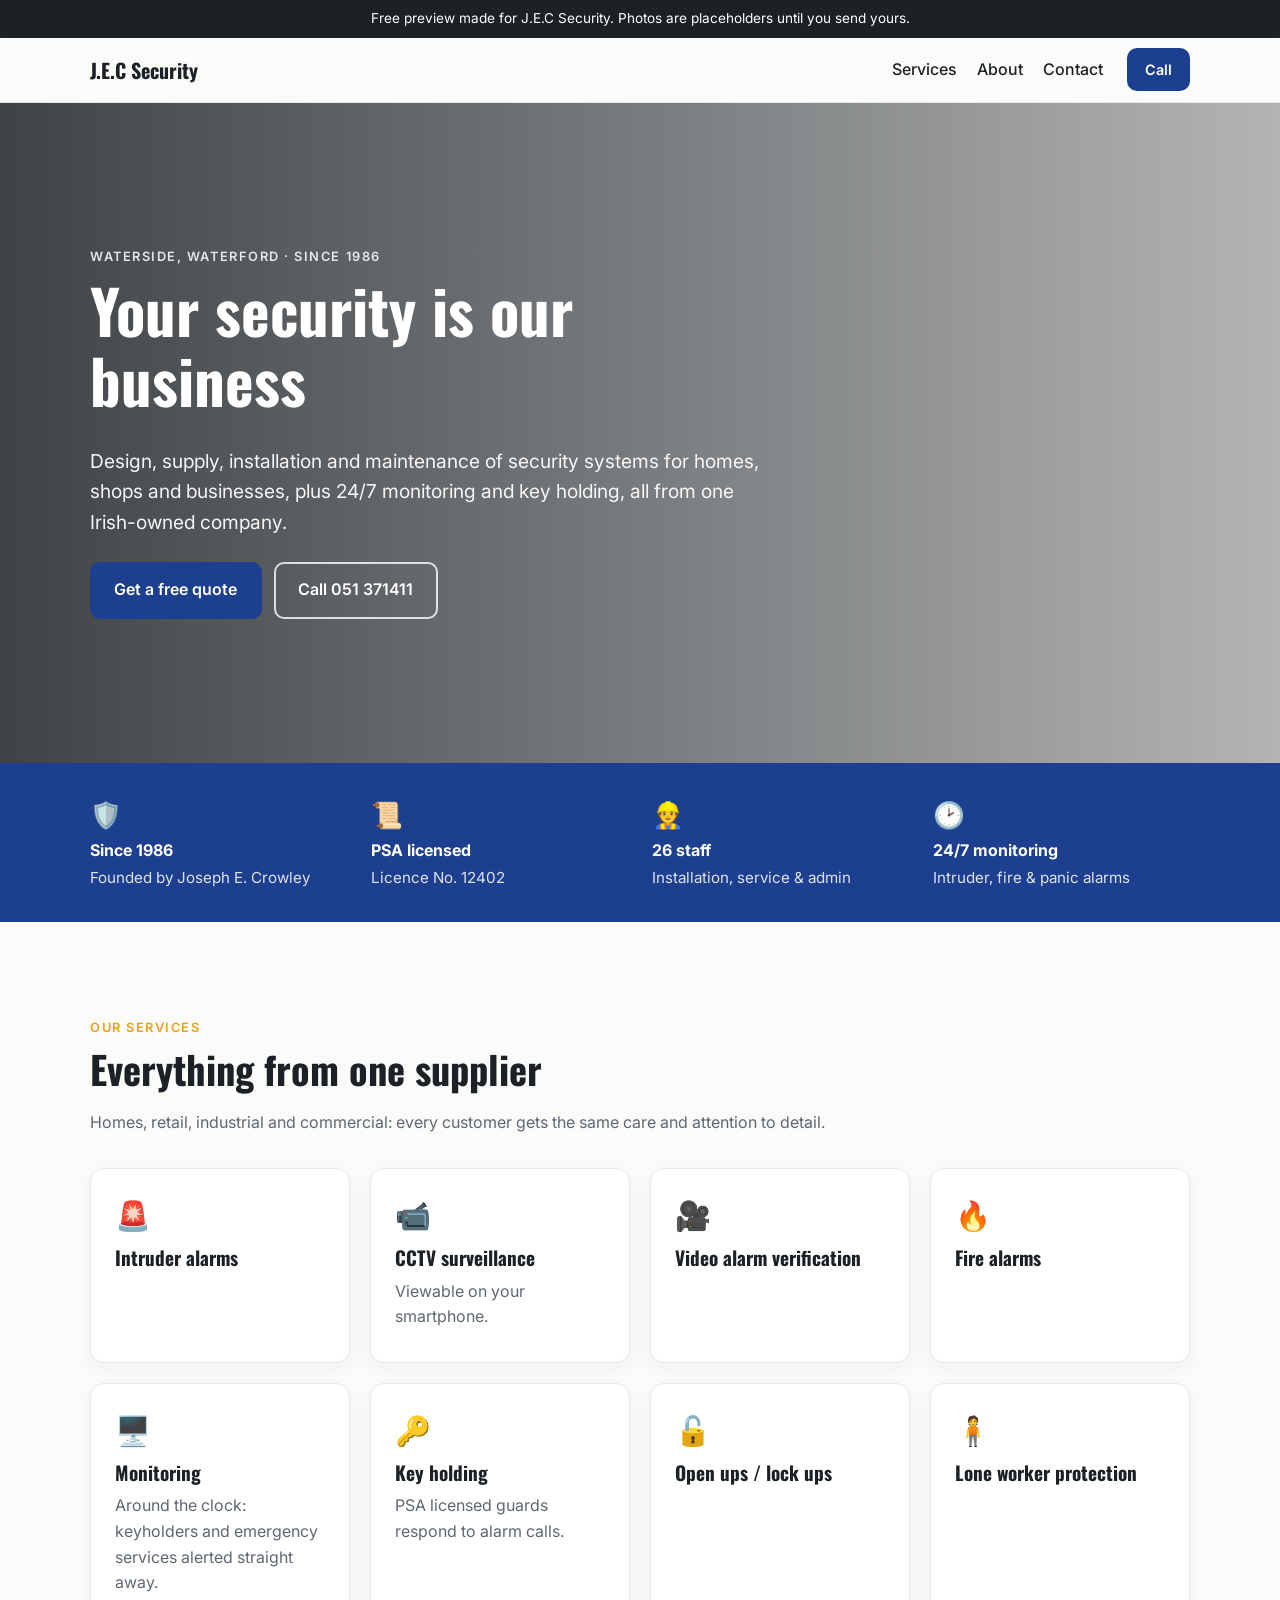
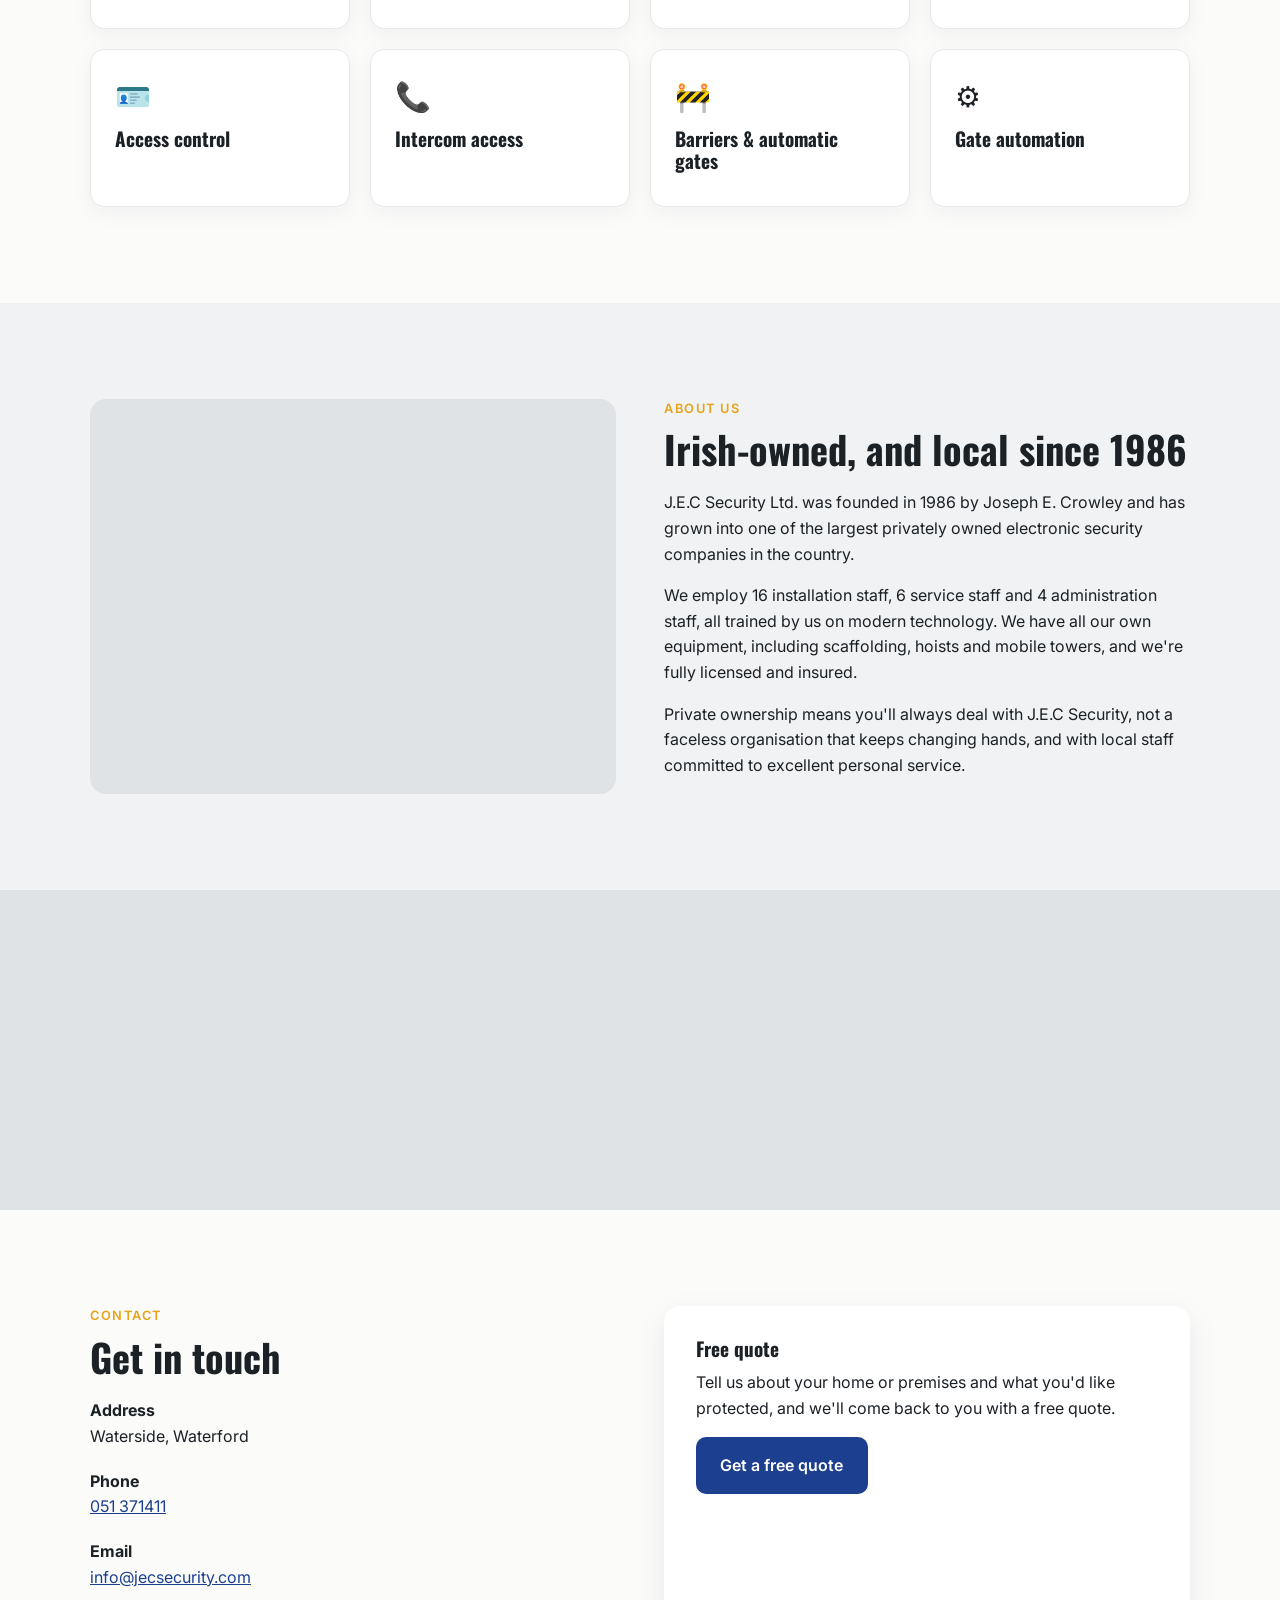
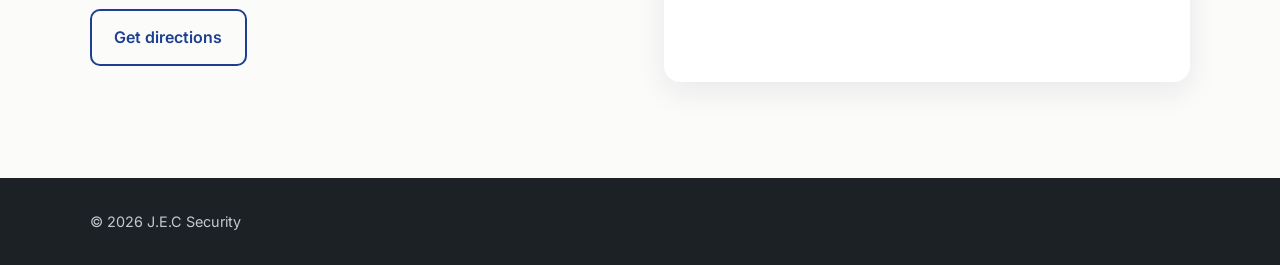
<file: jec-security/index.html>
<!doctype html>
<html lang="en">
<head>
<meta charset="utf-8">
<meta name="viewport" content="width=device-width, initial-scale=1">
<title>J.E.C Security | Home &amp; Business Security, Waterford</title>
<meta name="description" content="J.E.C Security Ltd, Waterside, Waterford. Intruder alarms, CCTV, fire alarms, access control, gates, monitoring and key holding since 1986. PSA Licence 12402.">
<meta name="robots" content="noindex, nofollow">
<link rel="preconnect" href="https://fonts.googleapis.com">
<link rel="preconnect" href="https://fonts.gstatic.com" crossorigin>
<link href="https://fonts.googleapis.com/css2?family=Oswald:wght@600;700&family=Inter:wght@400;500;600&display=swap" rel="stylesheet">
<link rel="stylesheet" href="style.css">
<style>
  :root {
    --brand: #1d3f8f;
    --brand-dark: #142d66;
    --accent: #e8a317;
    --heading-font: "Oswald", system-ui, sans-serif;
  }
</style>
</head>
<body>


<div class="preview-banner">Free preview made for J.E.C Security. Photos are placeholders until you send yours.</div>


<header class="nav">
  <div class="wrap nav-inner">
    <a class="logo" href="#top">J.E.C Security</a>
    <nav>
      <a href="#services">Services</a>
      <a href="#about">About</a>
      <a href="#contact">Contact</a>
    </nav>
    <a class="btn btn-small" href="tel:+35351371411">Call</a>
  </div>
</header>

<section class="hero" id="top" style="--hero-img: url('https://images.unsplash.com/photo-1557597774-9d273605dfa9?w=1800&amp;q=80&amp;auto=format&amp;fit=crop')">
  <div class="hero-shade"></div>
  <div class="wrap hero-content">
    <p class="eyebrow">Waterside, Waterford · Since 1986</p>
    <h1>Your security is our business</h1>
    <p class="lead">Design, supply, installation and maintenance of security systems for homes, shops and businesses, plus 24/7 monitoring and key holding, all from one Irish-owned company.</p>
    <div class="hero-actions">
      <a class="btn" href="mailto:info@jecsecurity.com?subject=Enquiry%20from%20your%20website">Get a free quote</a>
      <a class="btn btn-ghost" href="tel:+35351371411">Call 051 371411</a>
    </div>
  </div>
</section>


<section class="highlights">
  <div class="wrap highlight-grid">
    
    <div class="highlight">
      <span class="highlight-icon" aria-hidden="true">🛡️</span>
      <strong>Since 1986</strong>
      <span>Founded by Joseph E. Crowley</span>
    </div>
    
    <div class="highlight">
      <span class="highlight-icon" aria-hidden="true">📜</span>
      <strong>PSA licensed</strong>
      <span>Licence No. 12402</span>
    </div>
    
    <div class="highlight">
      <span class="highlight-icon" aria-hidden="true">👷</span>
      <strong>26 staff</strong>
      <span>Installation, service &amp; admin</span>
    </div>
    
    <div class="highlight">
      <span class="highlight-icon" aria-hidden="true">🕑</span>
      <strong>24/7 monitoring</strong>
      <span>Intruder, fire &amp; panic alarms</span>
    </div>
    
  </div>
</section>


<section class="section" id="services">
  <div class="wrap">
    <p class="eyebrow">Our services</p>
    <h2>Everything from one supplier</h2>
    <p class="muted">Homes, retail, industrial and commercial: every customer gets the same care and attention to detail.</p>
    <div class="card-grid">
      
      <article class="card">
        <span class="card-icon" aria-hidden="true">🚨</span>
        <h3>Intruder alarms</h3>
        
        
      </article>
      
      <article class="card">
        <span class="card-icon" aria-hidden="true">📹</span>
        <h3>CCTV surveillance</h3>
        <p>Viewable on your smartphone.</p>
        
      </article>
      
      <article class="card">
        <span class="card-icon" aria-hidden="true">🎥</span>
        <h3>Video alarm verification</h3>
        
        
      </article>
      
      <article class="card">
        <span class="card-icon" aria-hidden="true">🔥</span>
        <h3>Fire alarms</h3>
        
        
      </article>
      
      <article class="card">
        <span class="card-icon" aria-hidden="true">🖥️</span>
        <h3>Monitoring</h3>
        <p>Around the clock: keyholders and emergency services alerted straight away.</p>
        
      </article>
      
      <article class="card">
        <span class="card-icon" aria-hidden="true">🔑</span>
        <h3>Key holding</h3>
        <p>PSA licensed guards respond to alarm calls.</p>
        
      </article>
      
      <article class="card">
        <span class="card-icon" aria-hidden="true">🔓</span>
        <h3>Open ups / lock ups</h3>
        
        
      </article>
      
      <article class="card">
        <span class="card-icon" aria-hidden="true">🧍</span>
        <h3>Lone worker protection</h3>
        
        
      </article>
      
      <article class="card">
        <span class="card-icon" aria-hidden="true">🪪</span>
        <h3>Access control</h3>
        
        
      </article>
      
      <article class="card">
        <span class="card-icon" aria-hidden="true">📞</span>
        <h3>Intercom access</h3>
        
        
      </article>
      
      <article class="card">
        <span class="card-icon" aria-hidden="true">🚧</span>
        <h3>Barriers &amp; automatic gates</h3>
        
        
      </article>
      
      <article class="card">
        <span class="card-icon" aria-hidden="true">⚙️</span>
        <h3>Gate automation</h3>
        
        
      </article>
      
    </div>
  </div>
</section>

<section class="section section-alt" id="about">
  <div class="wrap about">
    <div class="about-img" style="background-image: url('https://images.unsplash.com/photo-1529265895721-65945a176cff?w=1000&amp;q=80&amp;auto=format&amp;fit=crop')">
      
    </div>
    <div>
      <p class="eyebrow">About us</p>
      <h2>Irish-owned, and local since 1986</h2>
      <p>J.E.C Security Ltd. was founded in 1986 by Joseph E. Crowley and has grown into one of the largest privately owned electronic security companies in the country.</p><p>We employ 16 installation staff, 6 service staff and 4 administration staff, all trained by us on modern technology. We have all our own equipment, including scaffolding, hoists and mobile towers, and we&#39;re fully licensed and insured.</p><p>Private ownership means you&#39;ll always deal with J.E.C Security, not a faceless organisation that keeps changing hands, and with local staff committed to excellent personal service.</p>
      
    </div>
  </div>
</section>


<section class="gallery">
  <div class="gallery-item" style="background-image: url('https://images.unsplash.com/photo-1558002038-1055907df827?w=600&amp;q=80&amp;auto=format&amp;fit=crop')"></div><div class="gallery-item" style="background-image: url('https://images.unsplash.com/photo-1645005049035-c35644b627ba?w=600&amp;q=80&amp;auto=format&amp;fit=crop')"></div><div class="gallery-item" style="background-image: url('https://images.unsplash.com/photo-1765121689322-6befc57dc8db?w=600&amp;q=80&amp;auto=format&amp;fit=crop')"></div><div class="gallery-item" style="background-image: url('https://images.unsplash.com/photo-1787814990496-8f39537a1eaa?w=600&amp;q=80&amp;auto=format&amp;fit=crop')"></div>
</section>


<section class="section" id="contact">
  <div class="wrap contact">
    <div>
      <p class="eyebrow">Contact</p>
      <h2>Get in touch</h2>
      <p class="contact-line"><strong>Address</strong><br>Waterside, Waterford</p>
      <p class="contact-line"><strong>Phone</strong><br><a href="tel:+35351371411">051 371411</a></p>
      <p class="contact-line"><strong>Email</strong><br><a href="mailto:info@jecsecurity.com">info@jecsecurity.com</a></p>
      <p><a class="btn btn-outline" href="https://www.google.com/maps/search/?api=1&amp;query=JEC+Security+Limited+Waterside+Waterford">Get directions</a></p>
    </div>
    <div class="contact-box">
      <h3>Free quote</h3>
      <p>Tell us about your home or premises and what you&#39;d like protected, and we&#39;ll come back to you with a free quote.</p>
      <a class="btn" href="mailto:info@jecsecurity.com?subject=Enquiry%20from%20your%20website">Get a free quote</a>
      
    </div>
  </div>
</section>

<footer class="footer">
  <div class="wrap footer-inner">
    <span>© 2026 J.E.C Security</span>
    <span class="footer-links">
      
    </span>
  </div>
</footer>

</body>
</html>
</file>
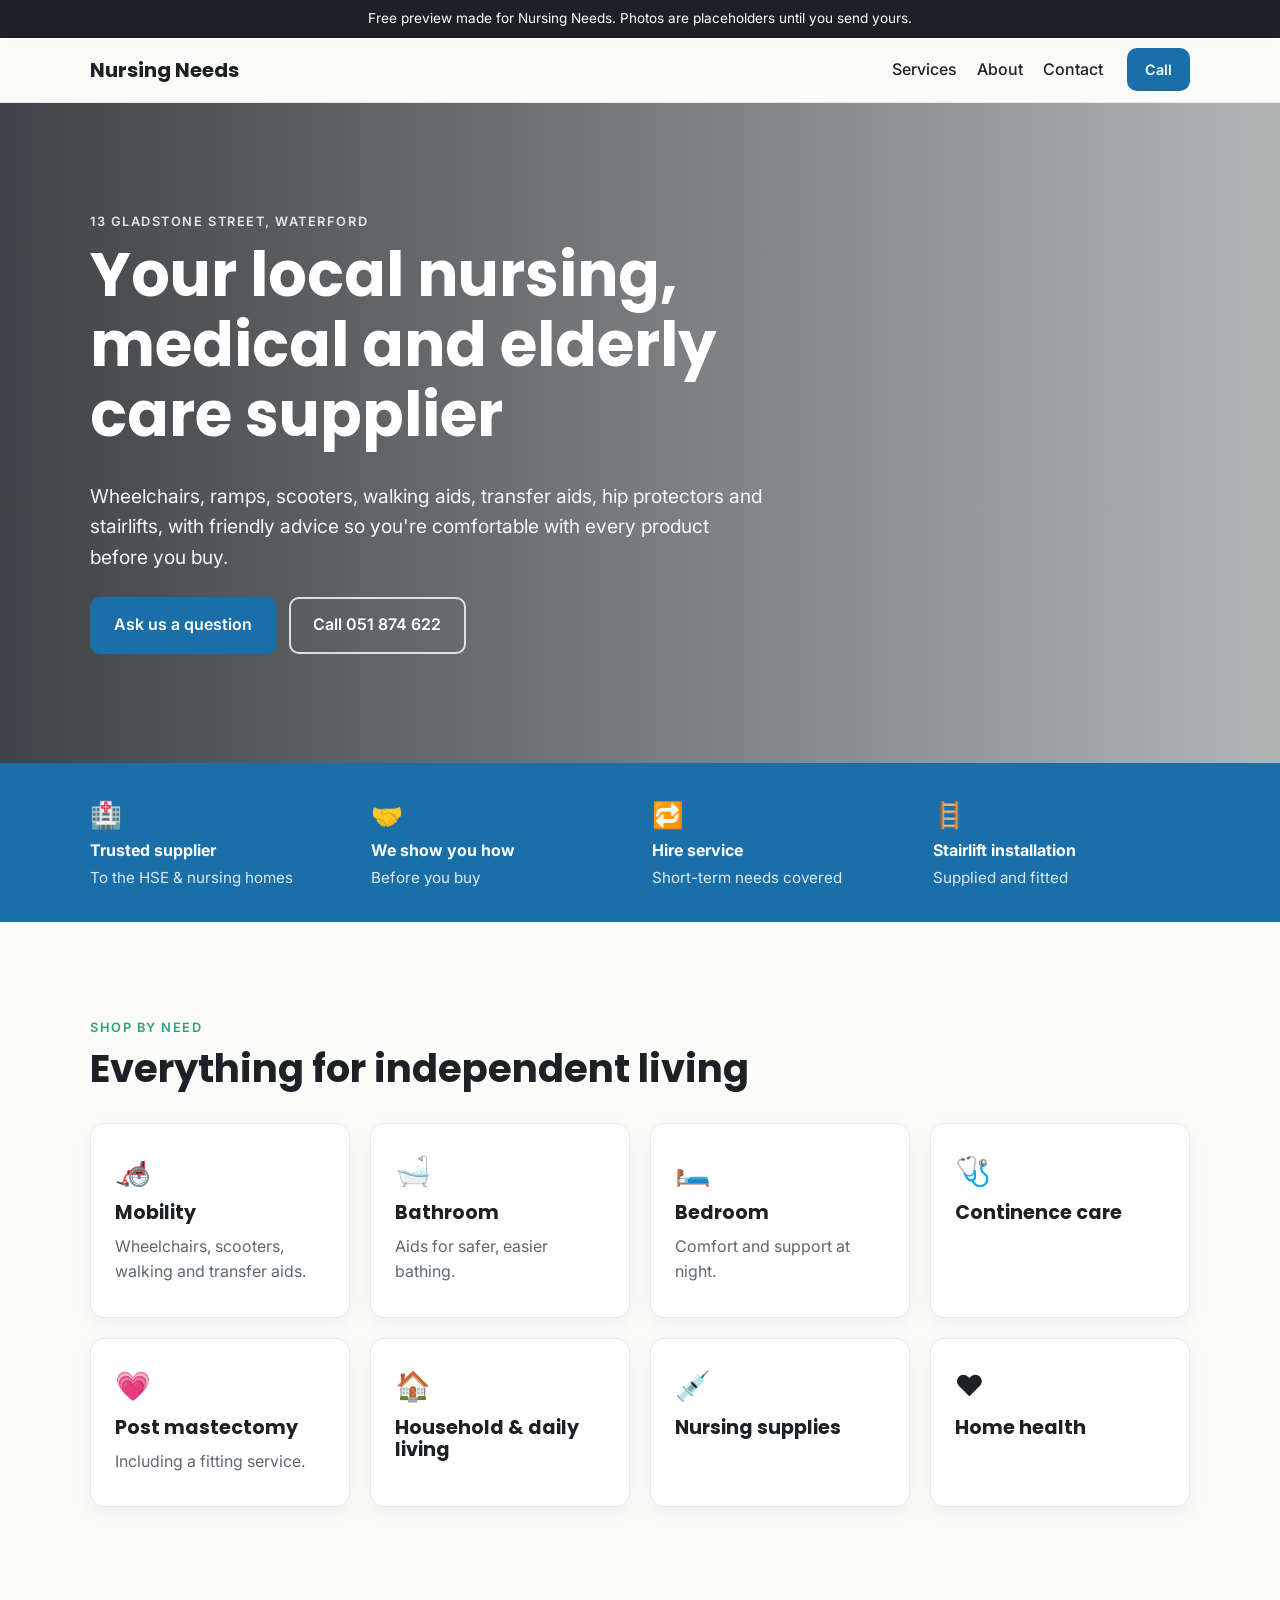
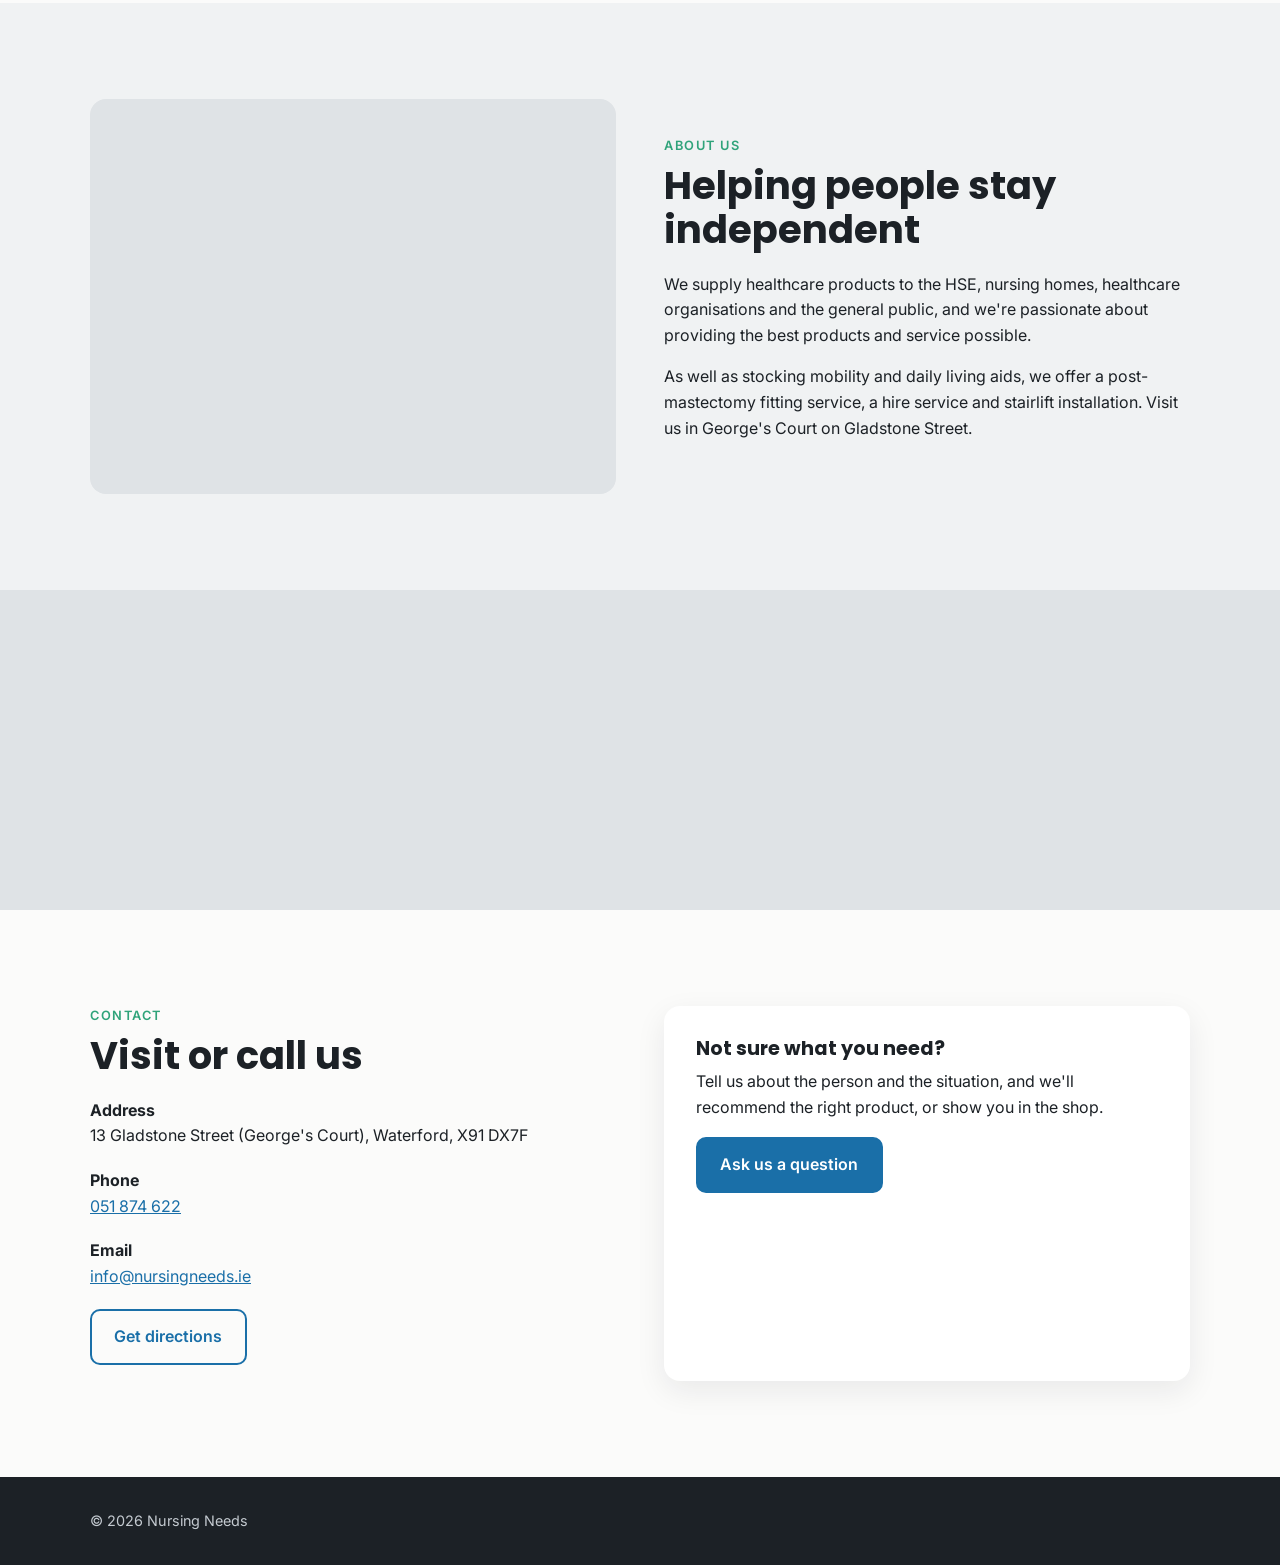
<file: nursing-needs/index.html>
<!doctype html>
<html lang="en">
<head>
<meta charset="utf-8">
<meta name="viewport" content="width=device-width, initial-scale=1">
<title>Nursing Needs | Mobility &amp; Home Healthcare Supplies, Waterford</title>
<meta name="description" content="Nursing Needs Ltd, 13 Gladstone Street, Waterford. Wheelchairs, scooters, walking aids, stairlifts, bathroom and bedroom aids, post-mastectomy fitting and equipment hire.">
<meta name="robots" content="noindex, nofollow">
<link rel="preconnect" href="https://fonts.googleapis.com">
<link rel="preconnect" href="https://fonts.gstatic.com" crossorigin>
<link href="https://fonts.googleapis.com/css2?family=Poppins:wght@600;700&family=Inter:wght@400;500;600&display=swap" rel="stylesheet">
<link rel="stylesheet" href="style.css">
<style>
  :root {
    --brand: #1a6fa8;
    --brand-dark: #12507a;
    --accent: #2fa37a;
    --heading-font: "Poppins", system-ui, sans-serif;
  }
</style>
</head>
<body>


<div class="preview-banner">Free preview made for Nursing Needs. Photos are placeholders until you send yours.</div>


<header class="nav">
  <div class="wrap nav-inner">
    <a class="logo" href="#top">Nursing Needs</a>
    <nav>
      <a href="#services">Services</a>
      <a href="#about">About</a>
      <a href="#contact">Contact</a>
    </nav>
    <a class="btn btn-small" href="tel:+35351874622">Call</a>
  </div>
</header>

<section class="hero" id="top" style="--hero-img: url('https://images.unsplash.com/photo-1570793005299-c091be91bbad?w=1800&amp;q=80&amp;auto=format&amp;fit=crop')">
  <div class="hero-shade"></div>
  <div class="wrap hero-content">
    <p class="eyebrow">13 Gladstone Street, Waterford</p>
    <h1>Your local nursing, medical and elderly care supplier</h1>
    <p class="lead">Wheelchairs, ramps, scooters, walking aids, transfer aids, hip protectors and stairlifts, with friendly advice so you&#39;re comfortable with every product before you buy.</p>
    <div class="hero-actions">
      <a class="btn" href="mailto:info@nursingneeds.ie?subject=Enquiry%20from%20your%20website">Ask us a question</a>
      <a class="btn btn-ghost" href="tel:+35351874622">Call 051 874 622</a>
    </div>
  </div>
</section>


<section class="highlights">
  <div class="wrap highlight-grid">
    
    <div class="highlight">
      <span class="highlight-icon" aria-hidden="true">🏥</span>
      <strong>Trusted supplier</strong>
      <span>To the HSE &amp; nursing homes</span>
    </div>
    
    <div class="highlight">
      <span class="highlight-icon" aria-hidden="true">🤝</span>
      <strong>We show you how</strong>
      <span>Before you buy</span>
    </div>
    
    <div class="highlight">
      <span class="highlight-icon" aria-hidden="true">🔁</span>
      <strong>Hire service</strong>
      <span>Short-term needs covered</span>
    </div>
    
    <div class="highlight">
      <span class="highlight-icon" aria-hidden="true">🪜</span>
      <strong>Stairlift installation</strong>
      <span>Supplied and fitted</span>
    </div>
    
  </div>
</section>


<section class="section" id="services">
  <div class="wrap">
    <p class="eyebrow">Shop by need</p>
    <h2>Everything for independent living</h2>
    
    <div class="card-grid">
      
      <article class="card">
        <span class="card-icon" aria-hidden="true">🦽</span>
        <h3>Mobility</h3>
        <p>Wheelchairs, scooters, walking and transfer aids.</p>
        
      </article>
      
      <article class="card">
        <span class="card-icon" aria-hidden="true">🛁</span>
        <h3>Bathroom</h3>
        <p>Aids for safer, easier bathing.</p>
        
      </article>
      
      <article class="card">
        <span class="card-icon" aria-hidden="true">🛏️</span>
        <h3>Bedroom</h3>
        <p>Comfort and support at night.</p>
        
      </article>
      
      <article class="card">
        <span class="card-icon" aria-hidden="true">🩺</span>
        <h3>Continence care</h3>
        
        
      </article>
      
      <article class="card">
        <span class="card-icon" aria-hidden="true">💗</span>
        <h3>Post mastectomy</h3>
        <p>Including a fitting service.</p>
        
      </article>
      
      <article class="card">
        <span class="card-icon" aria-hidden="true">🏠</span>
        <h3>Household &amp; daily living</h3>
        
        
      </article>
      
      <article class="card">
        <span class="card-icon" aria-hidden="true">💉</span>
        <h3>Nursing supplies</h3>
        
        
      </article>
      
      <article class="card">
        <span class="card-icon" aria-hidden="true">❤️</span>
        <h3>Home health</h3>
        
        
      </article>
      
    </div>
  </div>
</section>

<section class="section section-alt" id="about">
  <div class="wrap about">
    <div class="about-img" style="background-image: url('https://images.unsplash.com/photo-1732194438396-394d2b7c2436?w=1000&amp;q=80&amp;auto=format&amp;fit=crop')">
      
    </div>
    <div>
      <p class="eyebrow">About us</p>
      <h2>Helping people stay independent</h2>
      <p>We supply healthcare products to the HSE, nursing homes, healthcare organisations and the general public, and we&#39;re passionate about providing the best products and service possible.</p><p>As well as stocking mobility and daily living aids, we offer a post-mastectomy fitting service, a hire service and stairlift installation. Visit us in George&#39;s Court on Gladstone Street.</p>
      
    </div>
  </div>
</section>


<section class="gallery">
  <div class="gallery-item" style="background-image: url('https://images.unsplash.com/photo-1595687973201-0095ff7a302e?w=600&amp;q=80&amp;auto=format&amp;fit=crop')"></div><div class="gallery-item" style="background-image: url('https://images.unsplash.com/photo-1619618691037-751d1e6c9ad1?w=600&amp;q=80&amp;auto=format&amp;fit=crop')"></div><div class="gallery-item" style="background-image: url('https://images.unsplash.com/photo-1633466159898-6f5b1a7b5a79?w=600&amp;q=80&amp;auto=format&amp;fit=crop')"></div><div class="gallery-item" style="background-image: url('https://images.unsplash.com/photo-1732194439368-4655fd0ea955?w=600&amp;q=80&amp;auto=format&amp;fit=crop')"></div>
</section>


<section class="section" id="contact">
  <div class="wrap contact">
    <div>
      <p class="eyebrow">Contact</p>
      <h2>Visit or call us</h2>
      <p class="contact-line"><strong>Address</strong><br>13 Gladstone Street (George&#39;s Court), Waterford, X91 DX7F</p>
      <p class="contact-line"><strong>Phone</strong><br><a href="tel:+35351874622">051 874 622</a></p>
      <p class="contact-line"><strong>Email</strong><br><a href="mailto:info@nursingneeds.ie">info@nursingneeds.ie</a></p>
      <p><a class="btn btn-outline" href="https://www.google.com/maps/search/?api=1&amp;query=Nursing+Needs+Ltd+Gladstone+Street+Waterford">Get directions</a></p>
    </div>
    <div class="contact-box">
      <h3>Not sure what you need?</h3>
      <p>Tell us about the person and the situation, and we&#39;ll recommend the right product, or show you in the shop.</p>
      <a class="btn" href="mailto:info@nursingneeds.ie?subject=Enquiry%20from%20your%20website">Ask us a question</a>
      
    </div>
  </div>
</section>

<footer class="footer">
  <div class="wrap footer-inner">
    <span>© 2026 Nursing Needs</span>
    <span class="footer-links">
      
    </span>
  </div>
</footer>

</body>
</html>
</file>
<file: br-transpares/style.css>
*, *::before, *::after { box-sizing: border-box; }
html { scroll-behavior: smooth; }
body {
  margin: 0;
  font-family: Inter, system-ui, sans-serif;
  color: #1c2126;
  background: #fbfbfa;
  line-height: 1.6;
  -webkit-font-smoothing: antialiased;
}
a { color: var(--brand); }
h1, h2, h3 { font-family: var(--heading-font); line-height: 1.15; margin: 0 0 .5em; }
h1 { font-size: clamp(2.1rem, 6.5vw, 3.8rem); }
h2 { font-size: clamp(1.6rem, 4.2vw, 2.4rem); }
h3 { font-size: 1.2rem; }
p { margin: 0 0 1em; }

.wrap { width: min(1100px, 100% - 2rem); margin-inline: auto; }
.muted { color: #5f6770; }
.small { font-size: .875rem; }
.eyebrow {
  text-transform: uppercase; letter-spacing: .12em; font-size: .8rem;
  font-weight: 600; color: var(--accent); margin-bottom: .5rem;
}

.preview-banner {
  background: #1c2126; color: #fff; text-align: center;
  font-size: .85rem; padding: .5rem 1rem;
}

/* Buttons */
.btn {
  display: inline-block; padding: .85rem 1.4rem; border-radius: 10px;
  background: var(--brand); color: #fff; text-decoration: none; font-weight: 600;
  border: 2px solid var(--brand); transition: transform .15s, background .15s;
}
.btn:hover { transform: translateY(-2px); background: var(--brand-dark); border-color: var(--brand-dark); }
.btn-ghost { background: transparent; border-color: rgba(255,255,255,.8); }
.btn-ghost:hover { background: rgba(255,255,255,.15); border-color: #fff; }
.btn-outline { background: transparent; color: var(--brand); }
.btn-outline:hover { color: #fff; }
.btn-small { padding: .5rem 1rem; font-size: .9rem; }

/* Nav */
.nav { position: sticky; top: 0; z-index: 10; background: rgba(251,251,250,.92); backdrop-filter: blur(8px); border-bottom: 1px solid #e6e8ea; }
.nav-inner { display: flex; align-items: center; gap: 1.5rem; height: 64px; }
.logo { font-family: var(--heading-font); font-size: 1.25rem; font-weight: 700; color: #1c2126; text-decoration: none; margin-right: auto; }
.nav nav { display: flex; gap: 1.25rem; }
.nav nav a { color: #1c2126; text-decoration: none; font-weight: 500; }
.nav nav a:hover { color: var(--brand); }
@media (max-width: 640px) { .nav nav { display: none; } }

/* Hero */
.hero {
  position: relative; min-height: min(82vh, 660px); display: flex; align-items: center;
  color: #fff; background: var(--hero-img, linear-gradient(135deg, var(--brand-dark), var(--brand))) center / cover;
}
.hero-shade { position: absolute; inset: 0; background: linear-gradient(90deg, rgba(10,15,20,.78), rgba(10,15,20,.3)); }
.hero-content { position: relative; padding: 5rem 0; max-width: 680px; margin-left: max(1rem, (100% - 1100px) / 2); }
.hero .eyebrow { color: #fff; opacity: .85; }
.lead { font-size: clamp(1.05rem, 2.5vw, 1.2rem); opacity: .95; }
.hero-actions { display: flex; flex-wrap: wrap; gap: .75rem; margin-top: 1.5rem; }

/* Highlights */
.highlights { background: var(--brand); color: #fff; }
.highlight-grid { display: grid; grid-template-columns: repeat(auto-fit, minmax(200px, 1fr)); gap: 1.5rem; padding: 2rem 0; }
.highlight { display: flex; flex-direction: column; gap: .15rem; }
.highlight-icon { font-size: 1.6rem; }
.highlight span:last-child { opacity: .85; font-size: .95rem; }

/* Sections */
.section { padding: clamp(3.5rem, 8vw, 6rem) 0; }
.section-alt { background: #f0f2f3; }

/* Service cards */
.card-grid { display: grid; grid-template-columns: repeat(auto-fit, minmax(250px, 1fr)); gap: 1.25rem; margin-top: 2rem; }
.card {
  background: #fff; border: 1px solid #e6e8ea; border-radius: 14px; padding: 1.5rem;
  box-shadow: 0 6px 20px rgba(20,30,40,.05); transition: transform .15s, box-shadow .15s;
}
.card:hover { transform: translateY(-3px); box-shadow: 0 12px 28px rgba(20,30,40,.09); }
.card-icon { font-size: 1.8rem; display: block; margin-bottom: .5rem; }
.card p { color: #5f6770; margin-bottom: .5rem; }
.card-price { color: var(--brand) !important; font-weight: 600; margin: 0; }

/* About */
.about { display: grid; grid-template-columns: 1fr 1fr; gap: 3rem; align-items: center; }
.about-img {
  aspect-ratio: 4 / 3; border-radius: 16px; background: #dfe3e6 center / cover;
  display: grid; place-items: center; color: #7b848c; font-weight: 600;
}
.areas-label { font-weight: 600; margin: 1.5rem 0 .5rem; }
.chips { list-style: none; padding: 0; margin: 0; display: flex; flex-wrap: wrap; gap: .5rem; }
.chips li { background: #fff; border: 1px solid #dfe3e6; border-radius: 999px; padding: .3rem .85rem; font-size: .9rem; }
@media (max-width: 800px) { .about { grid-template-columns: 1fr; } }

/* Gallery */
.gallery { display: grid; grid-template-columns: repeat(auto-fit, minmax(220px, 1fr)); }
.gallery-item { aspect-ratio: 1; background: #dfe3e6 center / cover; }

/* Contact */
.contact { display: grid; grid-template-columns: 1fr 1fr; gap: 3rem; }
.contact-line { margin-bottom: 1.2rem; }
.contact-box { background: #fff; border-radius: 16px; padding: 2rem; box-shadow: 0 10px 30px rgba(20,30,40,.08); }
.hours { width: 100%; border-collapse: collapse; margin-top: 1.5rem; }
.hours td { padding: .55rem 0; border-bottom: 1px solid #eceff1; }
.hours td:last-child { text-align: right; font-weight: 600; }
@media (max-width: 800px) { .contact { grid-template-columns: 1fr; } }

/* Footer */
.footer { background: #1c2126; color: #c4cad0; padding: 2rem 0; font-size: .9rem; }
.footer-inner { display: flex; flex-wrap: wrap; justify-content: space-between; gap: 1rem; }
.footer-links { display: flex; gap: 1rem; }
.footer a { color: #fff; }
</file>
<file: byrne-gas/style.css>
*, *::before, *::after { box-sizing: border-box; }
html { scroll-behavior: smooth; }
body {
  margin: 0;
  font-family: Inter, system-ui, sans-serif;
  color: #1c2126;
  background: #fbfbfa;
  line-height: 1.6;
  -webkit-font-smoothing: antialiased;
}
a { color: var(--brand); }
h1, h2, h3 { font-family: var(--heading-font); line-height: 1.15; margin: 0 0 .5em; }
h1 { font-size: clamp(2.1rem, 6.5vw, 3.8rem); }
h2 { font-size: clamp(1.6rem, 4.2vw, 2.4rem); }
h3 { font-size: 1.2rem; }
p { margin: 0 0 1em; }

.wrap { width: min(1100px, 100% - 2rem); margin-inline: auto; }
.muted { color: #5f6770; }
.small { font-size: .875rem; }
.eyebrow {
  text-transform: uppercase; letter-spacing: .12em; font-size: .8rem;
  font-weight: 600; color: var(--accent); margin-bottom: .5rem;
}

.preview-banner {
  background: #1c2126; color: #fff; text-align: center;
  font-size: .85rem; padding: .5rem 1rem;
}

/* Buttons */
.btn {
  display: inline-block; padding: .85rem 1.4rem; border-radius: 10px;
  background: var(--brand); color: #fff; text-decoration: none; font-weight: 600;
  border: 2px solid var(--brand); transition: transform .15s, background .15s;
}
.btn:hover { transform: translateY(-2px); background: var(--brand-dark); border-color: var(--brand-dark); }
.btn-ghost { background: transparent; border-color: rgba(255,255,255,.8); }
.btn-ghost:hover { background: rgba(255,255,255,.15); border-color: #fff; }
.btn-outline { background: transparent; color: var(--brand); }
.btn-outline:hover { color: #fff; }
.btn-small { padding: .5rem 1rem; font-size: .9rem; }

/* Nav */
.nav { position: sticky; top: 0; z-index: 10; background: rgba(251,251,250,.92); backdrop-filter: blur(8px); border-bottom: 1px solid #e6e8ea; }
.nav-inner { display: flex; align-items: center; gap: 1.5rem; height: 64px; }
.logo { font-family: var(--heading-font); font-size: 1.25rem; font-weight: 700; color: #1c2126; text-decoration: none; margin-right: auto; }
.nav nav { display: flex; gap: 1.25rem; }
.nav nav a { color: #1c2126; text-decoration: none; font-weight: 500; }
.nav nav a:hover { color: var(--brand); }
@media (max-width: 640px) { .nav nav { display: none; } }

/* Hero */
.hero {
  position: relative; min-height: min(82vh, 660px); display: flex; align-items: center;
  color: #fff; background: var(--hero-img, linear-gradient(135deg, var(--brand-dark), var(--brand))) center / cover;
}
.hero-shade { position: absolute; inset: 0; background: linear-gradient(90deg, rgba(10,15,20,.78), rgba(10,15,20,.3)); }
.hero-content { position: relative; padding: 5rem 0; max-width: 680px; margin-left: max(1rem, (100% - 1100px) / 2); }
.hero .eyebrow { color: #fff; opacity: .85; }
.lead { font-size: clamp(1.05rem, 2.5vw, 1.2rem); opacity: .95; }
.hero-actions { display: flex; flex-wrap: wrap; gap: .75rem; margin-top: 1.5rem; }

/* Highlights */
.highlights { background: var(--brand); color: #fff; }
.highlight-grid { display: grid; grid-template-columns: repeat(auto-fit, minmax(200px, 1fr)); gap: 1.5rem; padding: 2rem 0; }
.highlight { display: flex; flex-direction: column; gap: .15rem; }
.highlight-icon { font-size: 1.6rem; }
.highlight span:last-child { opacity: .85; font-size: .95rem; }

/* Sections */
.section { padding: clamp(3.5rem, 8vw, 6rem) 0; }
.section-alt { background: #f0f2f3; }

/* Service cards */
.card-grid { display: grid; grid-template-columns: repeat(auto-fit, minmax(250px, 1fr)); gap: 1.25rem; margin-top: 2rem; }
.card {
  background: #fff; border: 1px solid #e6e8ea; border-radius: 14px; padding: 1.5rem;
  box-shadow: 0 6px 20px rgba(20,30,40,.05); transition: transform .15s, box-shadow .15s;
}
.card:hover { transform: translateY(-3px); box-shadow: 0 12px 28px rgba(20,30,40,.09); }
.card-icon { font-size: 1.8rem; display: block; margin-bottom: .5rem; }
.card p { color: #5f6770; margin-bottom: .5rem; }
.card-price { color: var(--brand) !important; font-weight: 600; margin: 0; }

/* About */
.about { display: grid; grid-template-columns: 1fr 1fr; gap: 3rem; align-items: center; }
.about-img {
  aspect-ratio: 4 / 3; border-radius: 16px; background: #dfe3e6 center / cover;
  display: grid; place-items: center; color: #7b848c; font-weight: 600;
}
.areas-label { font-weight: 600; margin: 1.5rem 0 .5rem; }
.chips { list-style: none; padding: 0; margin: 0; display: flex; flex-wrap: wrap; gap: .5rem; }
.chips li { background: #fff; border: 1px solid #dfe3e6; border-radius: 999px; padding: .3rem .85rem; font-size: .9rem; }
@media (max-width: 800px) { .about { grid-template-columns: 1fr; } }

/* Gallery */
.gallery { display: grid; grid-template-columns: repeat(auto-fit, minmax(220px, 1fr)); }
.gallery-item { aspect-ratio: 1; background: #dfe3e6 center / cover; }

/* Contact */
.contact { display: grid; grid-template-columns: 1fr 1fr; gap: 3rem; }
.contact-line { margin-bottom: 1.2rem; }
.contact-box { background: #fff; border-radius: 16px; padding: 2rem; box-shadow: 0 10px 30px rgba(20,30,40,.08); }
.hours { width: 100%; border-collapse: collapse; margin-top: 1.5rem; }
.hours td { padding: .55rem 0; border-bottom: 1px solid #eceff1; }
.hours td:last-child { text-align: right; font-weight: 600; }
@media (max-width: 800px) { .contact { grid-template-columns: 1fr; } }

/* Footer */
.footer { background: #1c2126; color: #c4cad0; padding: 2rem 0; font-size: .9rem; }
.footer-inner { display: flex; flex-wrap: wrap; justify-content: space-between; gap: 1rem; }
.footer-links { display: flex; gap: 1rem; }
.footer a { color: #fff; }
</file>
<file: guiry-real-estate/style.css>
*, *::before, *::after { box-sizing: border-box; }
html { scroll-behavior: smooth; }
body {
  margin: 0;
  font-family: Inter, system-ui, sans-serif;
  color: #1c2126;
  background: #fbfbfa;
  line-height: 1.6;
  -webkit-font-smoothing: antialiased;
}
a { color: var(--brand); }
h1, h2, h3 { font-family: var(--heading-font); line-height: 1.15; margin: 0 0 .5em; }
h1 { font-size: clamp(2.1rem, 6.5vw, 3.8rem); }
h2 { font-size: clamp(1.6rem, 4.2vw, 2.4rem); }
h3 { font-size: 1.2rem; }
p { margin: 0 0 1em; }

.wrap { width: min(1100px, 100% - 2rem); margin-inline: auto; }
.muted { color: #5f6770; }
.small { font-size: .875rem; }
.eyebrow {
  text-transform: uppercase; letter-spacing: .12em; font-size: .8rem;
  font-weight: 600; color: var(--accent); margin-bottom: .5rem;
}

.preview-banner {
  background: #1c2126; color: #fff; text-align: center;
  font-size: .85rem; padding: .5rem 1rem;
}

/* Buttons */
.btn {
  display: inline-block; padding: .85rem 1.4rem; border-radius: 10px;
  background: var(--brand); color: #fff; text-decoration: none; font-weight: 600;
  border: 2px solid var(--brand); transition: transform .15s, background .15s;
}
.btn:hover { transform: translateY(-2px); background: var(--brand-dark); border-color: var(--brand-dark); }
.btn-ghost { background: transparent; border-color: rgba(255,255,255,.8); }
.btn-ghost:hover { background: rgba(255,255,255,.15); border-color: #fff; }
.btn-outline { background: transparent; color: var(--brand); }
.btn-outline:hover { color: #fff; }
.btn-small { padding: .5rem 1rem; font-size: .9rem; }

/* Nav */
.nav { position: sticky; top: 0; z-index: 10; background: rgba(251,251,250,.92); backdrop-filter: blur(8px); border-bottom: 1px solid #e6e8ea; }
.nav-inner { display: flex; align-items: center; gap: 1.5rem; height: 64px; }
.logo { font-family: var(--heading-font); font-size: 1.25rem; font-weight: 700; color: #1c2126; text-decoration: none; margin-right: auto; }
.nav nav { display: flex; gap: 1.25rem; }
.nav nav a { color: #1c2126; text-decoration: none; font-weight: 500; }
.nav nav a:hover { color: var(--brand); }
@media (max-width: 640px) { .nav nav { display: none; } }

/* Hero */
.hero {
  position: relative; min-height: min(82vh, 660px); display: flex; align-items: center;
  color: #fff; background: var(--hero-img, linear-gradient(135deg, var(--brand-dark), var(--brand))) center / cover;
}
.hero-shade { position: absolute; inset: 0; background: linear-gradient(90deg, rgba(10,15,20,.78), rgba(10,15,20,.3)); }
.hero-content { position: relative; padding: 5rem 0; max-width: 680px; margin-left: max(1rem, (100% - 1100px) / 2); }
.hero .eyebrow { color: #fff; opacity: .85; }
.lead { font-size: clamp(1.05rem, 2.5vw, 1.2rem); opacity: .95; }
.hero-actions { display: flex; flex-wrap: wrap; gap: .75rem; margin-top: 1.5rem; }

/* Highlights */
.highlights { background: var(--brand); color: #fff; }
.highlight-grid { display: grid; grid-template-columns: repeat(auto-fit, minmax(200px, 1fr)); gap: 1.5rem; padding: 2rem 0; }
.highlight { display: flex; flex-direction: column; gap: .15rem; }
.highlight-icon { font-size: 1.6rem; }
.highlight span:last-child { opacity: .85; font-size: .95rem; }

/* Sections */
.section { padding: clamp(3.5rem, 8vw, 6rem) 0; }
.section-alt { background: #f0f2f3; }

/* Service cards */
.card-grid { display: grid; grid-template-columns: repeat(auto-fit, minmax(250px, 1fr)); gap: 1.25rem; margin-top: 2rem; }
.card {
  background: #fff; border: 1px solid #e6e8ea; border-radius: 14px; padding: 1.5rem;
  box-shadow: 0 6px 20px rgba(20,30,40,.05); transition: transform .15s, box-shadow .15s;
}
.card:hover { transform: translateY(-3px); box-shadow: 0 12px 28px rgba(20,30,40,.09); }
.card-icon { font-size: 1.8rem; display: block; margin-bottom: .5rem; }
.card p { color: #5f6770; margin-bottom: .5rem; }
.card-price { color: var(--brand) !important; font-weight: 600; margin: 0; }

/* About */
.about { display: grid; grid-template-columns: 1fr 1fr; gap: 3rem; align-items: center; }
.about-img {
  aspect-ratio: 4 / 3; border-radius: 16px; background: #dfe3e6 center / cover;
  display: grid; place-items: center; color: #7b848c; font-weight: 600;
}
.areas-label { font-weight: 600; margin: 1.5rem 0 .5rem; }
.chips { list-style: none; padding: 0; margin: 0; display: flex; flex-wrap: wrap; gap: .5rem; }
.chips li { background: #fff; border: 1px solid #dfe3e6; border-radius: 999px; padding: .3rem .85rem; font-size: .9rem; }
@media (max-width: 800px) { .about { grid-template-columns: 1fr; } }

/* Gallery */
.gallery { display: grid; grid-template-columns: repeat(auto-fit, minmax(220px, 1fr)); }
.gallery-item { aspect-ratio: 1; background: #dfe3e6 center / cover; }

/* Contact */
.contact { display: grid; grid-template-columns: 1fr 1fr; gap: 3rem; }
.contact-line { margin-bottom: 1.2rem; }
.contact-box { background: #fff; border-radius: 16px; padding: 2rem; box-shadow: 0 10px 30px rgba(20,30,40,.08); }
.hours { width: 100%; border-collapse: collapse; margin-top: 1.5rem; }
.hours td { padding: .55rem 0; border-bottom: 1px solid #eceff1; }
.hours td:last-child { text-align: right; font-weight: 600; }
@media (max-width: 800px) { .contact { grid-template-columns: 1fr; } }

/* Footer */
.footer { background: #1c2126; color: #c4cad0; padding: 2rem 0; font-size: .9rem; }
.footer-inner { display: flex; flex-wrap: wrap; justify-content: space-between; gap: 1rem; }
.footer-links { display: flex; gap: 1rem; }
.footer a { color: #fff; }
</file>
<file: jec-security/style.css>
*, *::before, *::after { box-sizing: border-box; }
html { scroll-behavior: smooth; }
body {
  margin: 0;
  font-family: Inter, system-ui, sans-serif;
  color: #1c2126;
  background: #fbfbfa;
  line-height: 1.6;
  -webkit-font-smoothing: antialiased;
}
a { color: var(--brand); }
h1, h2, h3 { font-family: var(--heading-font); line-height: 1.15; margin: 0 0 .5em; }
h1 { font-size: clamp(2.1rem, 6.5vw, 3.8rem); }
h2 { font-size: clamp(1.6rem, 4.2vw, 2.4rem); }
h3 { font-size: 1.2rem; }
p { margin: 0 0 1em; }

.wrap { width: min(1100px, 100% - 2rem); margin-inline: auto; }
.muted { color: #5f6770; }
.small { font-size: .875rem; }
.eyebrow {
  text-transform: uppercase; letter-spacing: .12em; font-size: .8rem;
  font-weight: 600; color: var(--accent); margin-bottom: .5rem;
}

.preview-banner {
  background: #1c2126; color: #fff; text-align: center;
  font-size: .85rem; padding: .5rem 1rem;
}

/* Buttons */
.btn {
  display: inline-block; padding: .85rem 1.4rem; border-radius: 10px;
  background: var(--brand); color: #fff; text-decoration: none; font-weight: 600;
  border: 2px solid var(--brand); transition: transform .15s, background .15s;
}
.btn:hover { transform: translateY(-2px); background: var(--brand-dark); border-color: var(--brand-dark); }
.btn-ghost { background: transparent; border-color: rgba(255,255,255,.8); }
.btn-ghost:hover { background: rgba(255,255,255,.15); border-color: #fff; }
.btn-outline { background: transparent; color: var(--brand); }
.btn-outline:hover { color: #fff; }
.btn-small { padding: .5rem 1rem; font-size: .9rem; }

/* Nav */
.nav { position: sticky; top: 0; z-index: 10; background: rgba(251,251,250,.92); backdrop-filter: blur(8px); border-bottom: 1px solid #e6e8ea; }
.nav-inner { display: flex; align-items: center; gap: 1.5rem; height: 64px; }
.logo { font-family: var(--heading-font); font-size: 1.25rem; font-weight: 700; color: #1c2126; text-decoration: none; margin-right: auto; }
.nav nav { display: flex; gap: 1.25rem; }
.nav nav a { color: #1c2126; text-decoration: none; font-weight: 500; }
.nav nav a:hover { color: var(--brand); }
@media (max-width: 640px) { .nav nav { display: none; } }

/* Hero */
.hero {
  position: relative; min-height: min(82vh, 660px); display: flex; align-items: center;
  color: #fff; background: var(--hero-img, linear-gradient(135deg, var(--brand-dark), var(--brand))) center / cover;
}
.hero-shade { position: absolute; inset: 0; background: linear-gradient(90deg, rgba(10,15,20,.78), rgba(10,15,20,.3)); }
.hero-content { position: relative; padding: 5rem 0; max-width: 680px; margin-left: max(1rem, (100% - 1100px) / 2); }
.hero .eyebrow { color: #fff; opacity: .85; }
.lead { font-size: clamp(1.05rem, 2.5vw, 1.2rem); opacity: .95; }
.hero-actions { display: flex; flex-wrap: wrap; gap: .75rem; margin-top: 1.5rem; }

/* Highlights */
.highlights { background: var(--brand); color: #fff; }
.highlight-grid { display: grid; grid-template-columns: repeat(auto-fit, minmax(200px, 1fr)); gap: 1.5rem; padding: 2rem 0; }
.highlight { display: flex; flex-direction: column; gap: .15rem; }
.highlight-icon { font-size: 1.6rem; }
.highlight span:last-child { opacity: .85; font-size: .95rem; }

/* Sections */
.section { padding: clamp(3.5rem, 8vw, 6rem) 0; }
.section-alt { background: #f0f2f3; }

/* Service cards */
.card-grid { display: grid; grid-template-columns: repeat(auto-fit, minmax(250px, 1fr)); gap: 1.25rem; margin-top: 2rem; }
.card {
  background: #fff; border: 1px solid #e6e8ea; border-radius: 14px; padding: 1.5rem;
  box-shadow: 0 6px 20px rgba(20,30,40,.05); transition: transform .15s, box-shadow .15s;
}
.card:hover { transform: translateY(-3px); box-shadow: 0 12px 28px rgba(20,30,40,.09); }
.card-icon { font-size: 1.8rem; display: block; margin-bottom: .5rem; }
.card p { color: #5f6770; margin-bottom: .5rem; }
.card-price { color: var(--brand) !important; font-weight: 600; margin: 0; }

/* About */
.about { display: grid; grid-template-columns: 1fr 1fr; gap: 3rem; align-items: center; }
.about-img {
  aspect-ratio: 4 / 3; border-radius: 16px; background: #dfe3e6 center / cover;
  display: grid; place-items: center; color: #7b848c; font-weight: 600;
}
.areas-label { font-weight: 600; margin: 1.5rem 0 .5rem; }
.chips { list-style: none; padding: 0; margin: 0; display: flex; flex-wrap: wrap; gap: .5rem; }
.chips li { background: #fff; border: 1px solid #dfe3e6; border-radius: 999px; padding: .3rem .85rem; font-size: .9rem; }
@media (max-width: 800px) { .about { grid-template-columns: 1fr; } }

/* Gallery */
.gallery { display: grid; grid-template-columns: repeat(auto-fit, minmax(220px, 1fr)); }
.gallery-item { aspect-ratio: 1; background: #dfe3e6 center / cover; }

/* Contact */
.contact { display: grid; grid-template-columns: 1fr 1fr; gap: 3rem; }
.contact-line { margin-bottom: 1.2rem; }
.contact-box { background: #fff; border-radius: 16px; padding: 2rem; box-shadow: 0 10px 30px rgba(20,30,40,.08); }
.hours { width: 100%; border-collapse: collapse; margin-top: 1.5rem; }
.hours td { padding: .55rem 0; border-bottom: 1px solid #eceff1; }
.hours td:last-child { text-align: right; font-weight: 600; }
@media (max-width: 800px) { .contact { grid-template-columns: 1fr; } }

/* Footer */
.footer { background: #1c2126; color: #c4cad0; padding: 2rem 0; font-size: .9rem; }
.footer-inner { display: flex; flex-wrap: wrap; justify-content: space-between; gap: 1rem; }
.footer-links { display: flex; gap: 1rem; }
.footer a { color: #fff; }
</file>
<file: nursing-needs/style.css>
*, *::before, *::after { box-sizing: border-box; }
html { scroll-behavior: smooth; }
body {
  margin: 0;
  font-family: Inter, system-ui, sans-serif;
  color: #1c2126;
  background: #fbfbfa;
  line-height: 1.6;
  -webkit-font-smoothing: antialiased;
}
a { color: var(--brand); }
h1, h2, h3 { font-family: var(--heading-font); line-height: 1.15; margin: 0 0 .5em; }
h1 { font-size: clamp(2.1rem, 6.5vw, 3.8rem); }
h2 { font-size: clamp(1.6rem, 4.2vw, 2.4rem); }
h3 { font-size: 1.2rem; }
p { margin: 0 0 1em; }

.wrap { width: min(1100px, 100% - 2rem); margin-inline: auto; }
.muted { color: #5f6770; }
.small { font-size: .875rem; }
.eyebrow {
  text-transform: uppercase; letter-spacing: .12em; font-size: .8rem;
  font-weight: 600; color: var(--accent); margin-bottom: .5rem;
}

.preview-banner {
  background: #1c2126; color: #fff; text-align: center;
  font-size: .85rem; padding: .5rem 1rem;
}

/* Buttons */
.btn {
  display: inline-block; padding: .85rem 1.4rem; border-radius: 10px;
  background: var(--brand); color: #fff; text-decoration: none; font-weight: 600;
  border: 2px solid var(--brand); transition: transform .15s, background .15s;
}
.btn:hover { transform: translateY(-2px); background: var(--brand-dark); border-color: var(--brand-dark); }
.btn-ghost { background: transparent; border-color: rgba(255,255,255,.8); }
.btn-ghost:hover { background: rgba(255,255,255,.15); border-color: #fff; }
.btn-outline { background: transparent; color: var(--brand); }
.btn-outline:hover { color: #fff; }
.btn-small { padding: .5rem 1rem; font-size: .9rem; }

/* Nav */
.nav { position: sticky; top: 0; z-index: 10; background: rgba(251,251,250,.92); backdrop-filter: blur(8px); border-bottom: 1px solid #e6e8ea; }
.nav-inner { display: flex; align-items: center; gap: 1.5rem; height: 64px; }
.logo { font-family: var(--heading-font); font-size: 1.25rem; font-weight: 700; color: #1c2126; text-decoration: none; margin-right: auto; }
.nav nav { display: flex; gap: 1.25rem; }
.nav nav a { color: #1c2126; text-decoration: none; font-weight: 500; }
.nav nav a:hover { color: var(--brand); }
@media (max-width: 640px) { .nav nav { display: none; } }

/* Hero */
.hero {
  position: relative; min-height: min(82vh, 660px); display: flex; align-items: center;
  color: #fff; background: var(--hero-img, linear-gradient(135deg, var(--brand-dark), var(--brand))) center / cover;
}
.hero-shade { position: absolute; inset: 0; background: linear-gradient(90deg, rgba(10,15,20,.78), rgba(10,15,20,.3)); }
.hero-content { position: relative; padding: 5rem 0; max-width: 680px; margin-left: max(1rem, (100% - 1100px) / 2); }
.hero .eyebrow { color: #fff; opacity: .85; }
.lead { font-size: clamp(1.05rem, 2.5vw, 1.2rem); opacity: .95; }
.hero-actions { display: flex; flex-wrap: wrap; gap: .75rem; margin-top: 1.5rem; }

/* Highlights */
.highlights { background: var(--brand); color: #fff; }
.highlight-grid { display: grid; grid-template-columns: repeat(auto-fit, minmax(200px, 1fr)); gap: 1.5rem; padding: 2rem 0; }
.highlight { display: flex; flex-direction: column; gap: .15rem; }
.highlight-icon { font-size: 1.6rem; }
.highlight span:last-child { opacity: .85; font-size: .95rem; }

/* Sections */
.section { padding: clamp(3.5rem, 8vw, 6rem) 0; }
.section-alt { background: #f0f2f3; }

/* Service cards */
.card-grid { display: grid; grid-template-columns: repeat(auto-fit, minmax(250px, 1fr)); gap: 1.25rem; margin-top: 2rem; }
.card {
  background: #fff; border: 1px solid #e6e8ea; border-radius: 14px; padding: 1.5rem;
  box-shadow: 0 6px 20px rgba(20,30,40,.05); transition: transform .15s, box-shadow .15s;
}
.card:hover { transform: translateY(-3px); box-shadow: 0 12px 28px rgba(20,30,40,.09); }
.card-icon { font-size: 1.8rem; display: block; margin-bottom: .5rem; }
.card p { color: #5f6770; margin-bottom: .5rem; }
.card-price { color: var(--brand) !important; font-weight: 600; margin: 0; }

/* About */
.about { display: grid; grid-template-columns: 1fr 1fr; gap: 3rem; align-items: center; }
.about-img {
  aspect-ratio: 4 / 3; border-radius: 16px; background: #dfe3e6 center / cover;
  display: grid; place-items: center; color: #7b848c; font-weight: 600;
}
.areas-label { font-weight: 600; margin: 1.5rem 0 .5rem; }
.chips { list-style: none; padding: 0; margin: 0; display: flex; flex-wrap: wrap; gap: .5rem; }
.chips li { background: #fff; border: 1px solid #dfe3e6; border-radius: 999px; padding: .3rem .85rem; font-size: .9rem; }
@media (max-width: 800px) { .about { grid-template-columns: 1fr; } }

/* Gallery */
.gallery { display: grid; grid-template-columns: repeat(auto-fit, minmax(220px, 1fr)); }
.gallery-item { aspect-ratio: 1; background: #dfe3e6 center / cover; }

/* Contact */
.contact { display: grid; grid-template-columns: 1fr 1fr; gap: 3rem; }
.contact-line { margin-bottom: 1.2rem; }
.contact-box { background: #fff; border-radius: 16px; padding: 2rem; box-shadow: 0 10px 30px rgba(20,30,40,.08); }
.hours { width: 100%; border-collapse: collapse; margin-top: 1.5rem; }
.hours td { padding: .55rem 0; border-bottom: 1px solid #eceff1; }
.hours td:last-child { text-align: right; font-weight: 600; }
@media (max-width: 800px) { .contact { grid-template-columns: 1fr; } }

/* Footer */
.footer { background: #1c2126; color: #c4cad0; padding: 2rem 0; font-size: .9rem; }
.footer-inner { display: flex; flex-wrap: wrap; justify-content: space-between; gap: 1rem; }
.footer-links { display: flex; gap: 1rem; }
.footer a { color: #fff; }
</file>
